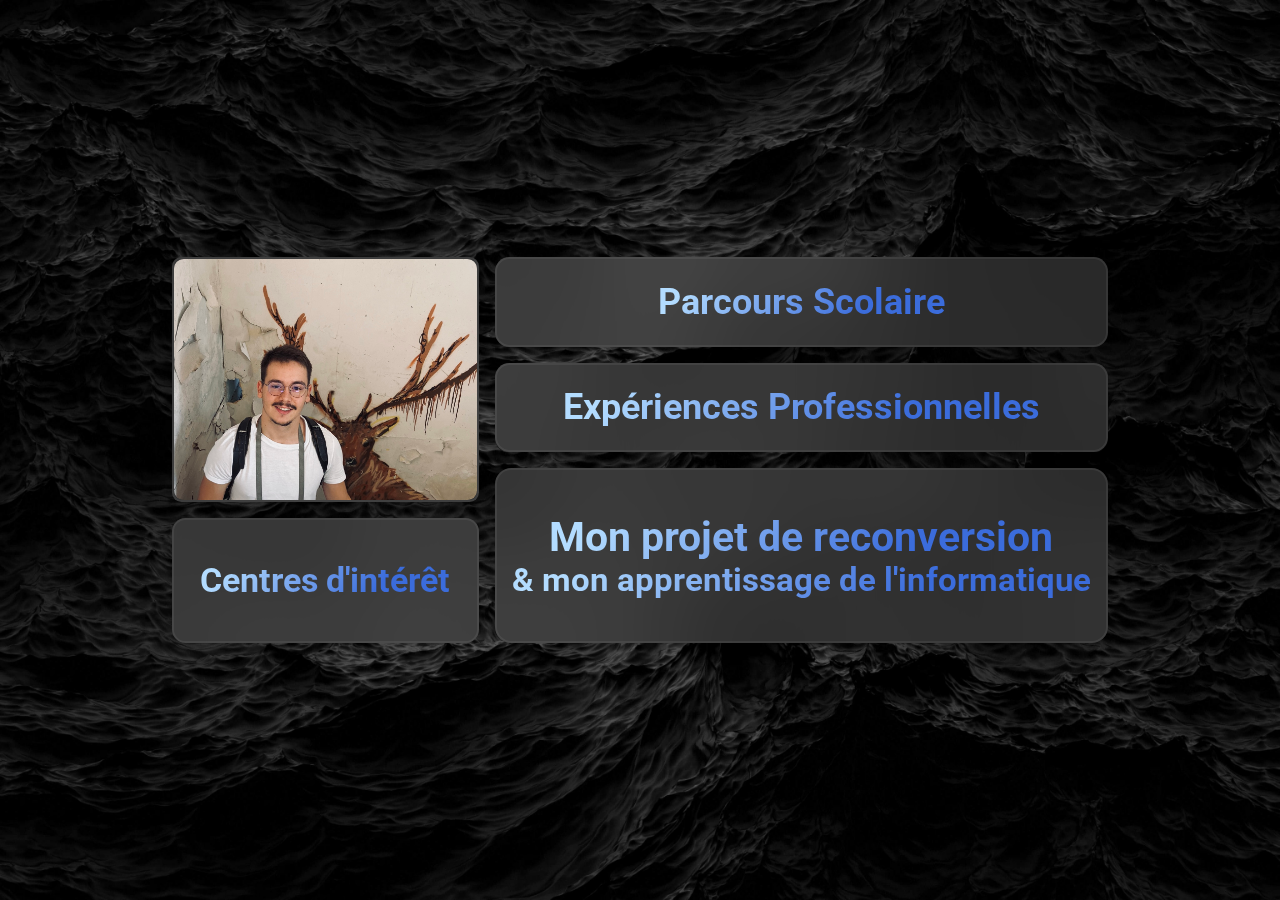
<file: index.html>
<!DOCTYPE html>
<html lang="fr">
    <head>
        <meta charset="UTF-8">
        <meta name ="viewport" content="width=device-width", initial-scale="1.0">
        <title>CV Maxime Gautier</title>
        <link rel="stylesheet" href="style.css">
        <link href="https://fonts.googleapis.com/css2?family=Oswald:wght@200..700&family=Quattrocento:wght@400;700&family=Roboto:ital,wght@0,100..900;1,100..900&display=swap" rel="stylesheet">
        <link href="https://fonts.googleapis.com/css2?family=Poppins:ital,wght@0,100;0,200;0,300;0,400;0,500;0,600;0,700;0,800;0,900;1,100;1,200;1,300;1,400;1,500;1,600;1,700;1,800;1,900&display=swap" rel="stylesheet">
        <link href="https://fonts.googleapis.com/css2?family=Lato:ital,wght@0,100;0,300;0,400;0,700;0,900;1,100;1,300;1,400;1,700;1,900&family=Roboto:ital,wght@0,100..900;1,100..900&display=swap" rel="stylesheet">
    </head>

    <body>
        <!--<div class="titre">
            <h2>CV Maxime G.</h2>
            <h2>CV Maxime G.</h2>
        </div> -->
        <div class="container">
            <div class="ligne ligne-1">
                <div class="box" id="row1box1">
                    <img src="portrait.JPG" id="portrait">
                    <div class="portrait-hover">
                        <h3>Maxime Gautier</h3>
                        <p>24 ans</p>
                        <p>Eysines (33320)</p>
                        <p>Contact sur mon CV</p>
                    </div>
                </div>
                <div class="box" id="row1box2"><h1>Centres d'intérêt</h1></div>
                <div class="loisir" id="loisir">
                    <div class="loisir-inner innertext">
                        <h1>Loisirs</h1>

                        <h2>Mes films préférés : </h2>
                        <div class="conteneur-loisir">
                            <div class="box-loisir">
                                <img src="ImgLoisirs/Films/rlc.jpg" class="loisir-img">
                            </div>
                            <div class="box-loisir">
                                <img src="ImgLoisirs/Films/thegame.png" class="loisir-img">
                            </div>
                            <div class="box-loisir">
                                <img src="ImgLoisirs/Films/dune.jpg" class="loisir-img">
                            </div>
                            <div class="box-loisir">
                                <img src="ImgLoisirs/Films/parasite.jpg" class="loisir-img">
                            </div></div>
                            <h2>Mes séries favorites : </h2>
                            <div class="conteneur-loisir">
                                    <div class="box-loisir">
                                        <img src="ImgLoisirs/Séries/snk.jpg" class="loisir-img">
                                    </div>
                                    <div class="box-loisir">
                                        <img src="ImgLoisirs/Séries/got.jpg" class="loisir-img">
                                    </div>
                                    <div class="box-loisir">
                                        <img src="ImgLoisirs/Séries/dark.jpg" class="loisir-img">
                                    </div>
                                    <div class="box-loisir">
                                        <img src="ImgLoisirs/Séries/fmab.jpg" class="loisir-img">
                                    </div>
                                </div>
                                <h2> Mes jeux de prédilection  : </h2>
                                <div class="conteneur-loisir">
                                        <div class="box-loisir">
                                            <img src="ImgLoisirs/Jeux/bg3.jpg" class="loisir-img">
                                        </div>
                                        <div class="box-loisir">
                                            <img src="ImgLoisirs/Jeux/tw3.jpg" class="loisir-img">
                                        </div>
                                        <div class="box-loisir">
                                            <img src="ImgLoisirs/Jeux/poe.jpg" class="loisir-img">
                                        </div>
                                        <div class="box-loisir">
                                            <img src="ImgLoisirs/Jeux/cyberpunk2077.jpg" class="loisir-img">
                                        </div>
                                    </div>
                                    <button id="closeLoisir">Accueil</button>
                    </div>
                </div>
            </div>

            <div class="ligne ligne-2">
            <div class="box" id="row2box1">
                <h1>Parcours Scolaire</h1>
            </div>
                <div class="parcours" id="parcours">
                    <div class="parcours-inner innertext">
                        <h1>Parcours Scolaire</h1>
                        <h2><span>2023 | </span> Master Lean Management et Qualité en Alternance</h2>
                        <h3>Toulouse School Of Management (ex IAE de Toulouse) </h3>
                        <p>Le terme <span>"Lean"</span> qualifie une méthode de <span>gestion de production</span> qui se concentre sur l'élimination des gaspillages (en matériaux, en temps, en compétences,etc.). L'objectif de la formation est de permettre à ses étudiants de mettre en place des démarches d'améliorations basés sur les outils et méthodes Lean, principalement dans un contexte de production.</p>
                        <h2><span>2021 | </span> Licence 3 économie-gestion - Classe préparatoire CPGE ATS</h2>
                        <h3>Université de Bordeaux - Lycée Nicolas Brémontier</h3>
                        <p><span>Double cursus</span> destiné principalement aux étudiants sortants de BTS et DUT qui souhaitent poursuivre leurs études en master d'écoles de commerce et IAE. <span>Le cursus éco-gestion</span> permet l'obtention d'une <span>Licence 3</span>, et la classe préparatoire visait la préparation aux concours d'écoles de commerce et IAE (TOEIC, Score Message, Tage Mage)</p>
                        <h2><span>2020 | </span> DUT Gestion Logistique et Transport en Alternance</h2>
                        <h3>IUT de Bordeaux</h3>
                        <p>Cursus visant à l'acquisition des compétences techniques du management des flux logistiques.</p>
                        <h2><span>2018 | </span> BAC Économique et Social</h2>

                        <button id="closeParcours">Accueil</button>
                    </div>
                </div>
            <div class="box" id="row2box2">
                <h1>Expériences Professionnelles</h1>
            </div>
            <div class="expPro" id="expPro">
                <div class="expPro-inner innertext">
                    <h1>Expériences Professionnelles</h1>
                    <h2><span>02/2024 | </span>ArianeGroup via Capgemini Engineering - Consultant Process et manufacturing</h2>
                        <h3>Atelier de production</h3>
                            <ul class="centered-list">
                                <legend>Liste des taches effectuées/fonctions occupées : </legend>
                                    <li>Assistant Resonsable d'Atelier.</li>
                                    <li>Ordonnancement de production.</li>
                                    <li>Gestion de projet de production lié aux essais matériaux.</li>
                                    <li>Mise en place et intégration d'un nouveau système de planification.</li>
                                    <li>Mise en place d'un système de suivi et de capitalisation des endommagements produit.</li>
                            </ul>
                    <h2><span>2021-2023 | </span> Airbus Commercial Aircraft - Alternant en amélioration continue</h2>
                        <h3> Customer Line Single Aisle</h3>
                            <p>La <span>Customer Line</span> est le dernier maillon de la chaîne de production chez Airbus. Les avions qui sortent de <span>chaîne d'assemblage</span> entrent en Customer Line pour leur <span>premier démarrage et premier vol</span> et sortent au moment de la livraison client.</p>
                                <ul class="centered-list"> 
                                    <legend>Dans ce contexte, j'ai déployé différents projets liés au système d'excellence opérationnelle d'Airbus, l'AOS : </legend>
                                    <li>Mise en place d'une arborescence d'indicateurs visant au pilotage des performances de l'unité à tous les niveaux hiérarchiques.</li>
                                    <li>Mise en place d'un système de gestion des idées d'amélioration.</li>
                                    <li>Mise en place de routines SQCDP</li>
                                </ul>   
                    <h2><span>2018-2020 | </span> Dassault Aviation - Alternant Logisticien</h2>
                        <h3> Service de Rechange et d'Assistance aux Avions Militaires</h3>
                            <p>La mission du service RAAM est de répondre aux <span>besoins en pièces de rechanges</span> des clients ayant acheté des avions militaires <span>qui ne sont plus fabriqués.</span> Pour y parvenir, le service s'appuie sur des fournisseurs de longue date, ayant produit ces pièces en série par le passé.</p>
                                <ul class="centered-list">
                                    <legend>Liste des taches effectuées/fonctions occupées : </legend>
                                    <li>Gestion des achats et des approvisionnements du service.</li>
                                    <li>Gestion des flux logistiques.</li>
                                    <li>Gestion du portefeuille fournisseur, en challengeant les délais de livraison.</li>
                                </ul>                    
                    <h2>Jobs d'été</h2>
                    <ul class="centered-list">
                        <li>2020 | Château Colombe-Peylande - Vendanges vertes</li>
                        <li>2017 | Chateau Latour - Vendanges vertes</li>
                        <li>2016 | Garage du Huga - Mécanicien</li>
                    </ul>
                    <button id="closeExpPro">Accueil</button>
                </div>
            </div>
            <div class="box" id="row2box3">
                <h1>Mon projet de reconversion</h1>
                <h2>& mon apprentissage de l'informatique</h2>
            </div>

            <div class="projet" id="projet">
                <div class="projet-inner innertext">
                    <h1>Mon projet de reconversion</h1>
                    <p>Après 5 années d’activité et 6 années d’études autour de l’aéronautique et le spatial, je ressens une certaine lassitude vis-à-vis de mon métier actuel.</p>
                    <p><span>Curieux et attiré par l’univers du numérique, j’ai commencé à explorer le développement en autodidacte.</span> Entre quelques scripts en <span>VBA</span> et <span>Google Apps Script</span> dans le cadre professionnel, puis mes premiers pas en <span>HTML, CSS et JavaScript</span> en début d’année 2025, j’ai découvert un domaine stimulant, où chaque problème a une solution (et parfois plusieurs !).
                    </p>
                    <p>Aujourd’hui, j’ai envie de transformer cet attrait pour l’informatique en <span>véritable projet professionnel</span>. Intégrer un <span>BUT Informatique</span> me semble être le tremplin idéal pour acquérir des connaissances et monter en compétences. 
                    </p>
                    <p>Déterminé et motivé, je suis prêt à relever ce défi et à construire une <span>carrière qui me correspond vraiment.</span> </p>
                    <h4>Je serais ravi d’en discuter davantage lors d’un entretien !</h4>

                <h2>& mon apprentissage de l'informatique.</h2>
                    <p>Comme affirmé ci-dessus, j’ai commencé à me former en autodidacte début janvier 2025 (très bonne résolution, de mon point de vue).</p> 
                    <p>J’ai commencé mon apprentissage avec des <span>cours Openclassrooms</span> : <span>Créez votre site web avec HTML5 et CSS3</span> et <span>Apprenez à programmer avec Javascript</span>. Je suis en ce moment ce cours : <span>20 projets en Javascript dans l’objectif de me familiariser avec ces langages</span>. </p>
                    <p>Au fil de ces cours, j’ai été amené à réaliser différents <span>petits projets que vous trouverez ci-dessous :</span> </p>
                    <div class="conteneur-projet">
                        <a href="MesProjets/RobbieLens/index.html" class="lien-projet">
                        <div class="projet-code" id="Robbie">
                            <img src="ImgProjets/RobbieLens.jpg" class="projet-img">
                        </div>
                        </a>
                        <a href="MesProjets/AzerType/index.html" class="lien-projet">
                        <div class="projet-code" id="Azertype">
                            <img src="ImgProjets/AzerType.jpg" class="projet-img">
                        </div>
                        </a>
                        <a href="MesProjets/CalculateurIMC/index.html" class="lien-projet">
                        <div class="projet-code" id="IMC">
                            <img src="ImgProjets/IMC.jpg" class="projet-img">
                        </div>
                        </a>
                        <a href="MesProjets/QuizzCultureGenerale/index.html" class="lien-projet">
                        <div class="projet-code" id="Quizz">
                            <img src="ImgProjets/Quizz.jpg" class="projet-img">
                        </div>
                        </a>
                        <a href="MesProjets/Wiki/index.html" class="lien-projet">
                        <div class="projet-code" id="Wiki">
                            <img src="ImgProjets/Wikipedia.jpg" class="projet-img">
                        </div>
                        </a>
                    </div>
                    <p>Mon dernier projet à date est ce site web.</p>
                    <button id="closeProjet">Accueil</button>
                </div>
            </div>
        </div>
        </div>
    <script src="scripts.js"></script>

    </body>
</html>
</file>
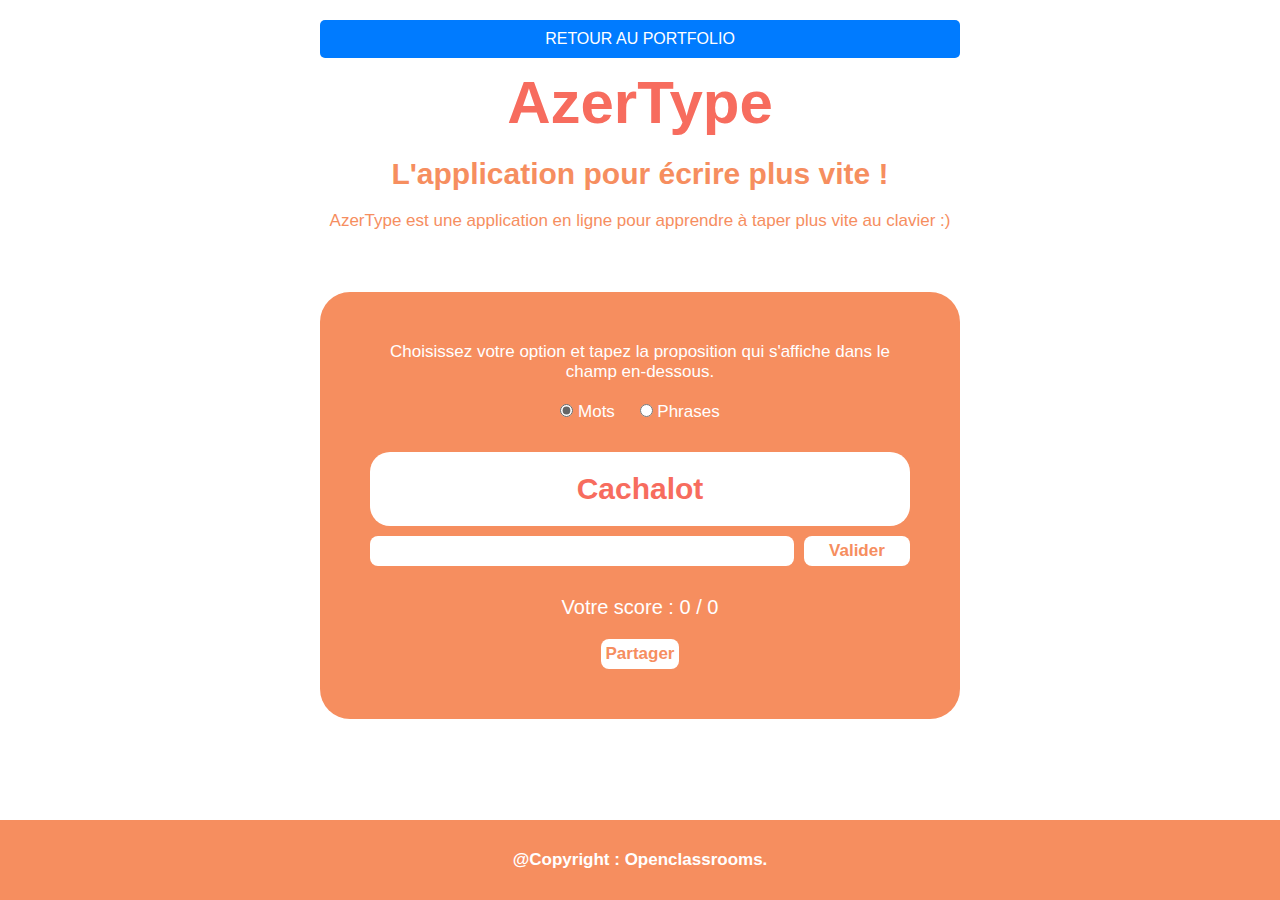
<file: MesProjets/AzerType/index.html>
<!DOCTYPE html>
<html lang="fr">
<head>
    <meta charset="UTF-8">
    <meta http-equiv="X-UA-Compatible" content="IE=edge">
    <meta name="viewport" content="width=device-width, initial-scale=1.0">
    <title>Document</title>
    <!-- Inclusion du fichier css pour le style du jeu -->
    <link rel="stylesheet" href="style/style.css">

    <!-- Inclusion des 3 scripts nécessaires pour faire fonctionner le jeu -->
    <!-- Attention, l'ordre des fichiers js est important.  -->
    <script src="scripts/config.js" defer></script>
    <script src="scripts/popup.js" defer></script>
    <script src="scripts/script.js" defer></script>
    <script src="scripts/main.js" defer></script>
</head>
<body>
    <!-- HEADER -->
    <header>
        <a href="../../index.html" id="lien-retour">RETOUR AU PORTFOLIO</a>
        <h1>AzerType</h1>
        <h2>L'application pour écrire plus vite !</h2>
        <h3>AzerType est une application en ligne pour apprendre à taper plus vite au clavier :)</h3>
    </header>

    <!-- MAIN -->
    <main>
        <div class="zoneOptions">
            <p>Choisissez votre option et tapez la proposition qui s'affiche dans le champ en-dessous.</p>
            <div class="optionSource">
                <input type="radio" name="optionSource" id="mots" value="1" checked>
                <label for="mots">Mots</label>
                <input type="radio" name="optionSource" id="phrases" value="2">
                <label for="phrases">Phrases</label>
            </div>
        </div>

        <div class="zoneProposition">
            Azerty
        </div>

        <div class="zoneSaisie">
            <input type="text" id="inputEcriture" name="inputEcriture">
            <button id="btnValiderMot">Valider</button>
        </div>

        <div class="zoneScore">
            Votre score : <span>0</span>
        </div>

        <div class="zonePartage">
            <button>Partager</button>
        </div>
        
    </main>

    <!-- FOOTER -->
    <footer>
        @Copyright : Openclassrooms. 
    </footer>

    <!-- Popup de partage -->
    <div class="popupBackground">
        <div class="popup">
            <div>Partagez votre score</div>
            <form novalidate>
                <label for="nom">Votre nom</label>
                <input type="text" id="nom" name="nom" placeholder="Votre nom">
                <label for="email">Avec qui voulez-vous partager votre score ?</label>
                <input type="email" id="email" name="email" placeholder="nom@domaine.com">
                <button id="btnEnvoyerMail">Envoyer</button>
            </form>
        </div>
    </div>
</body>
</html>
</file>
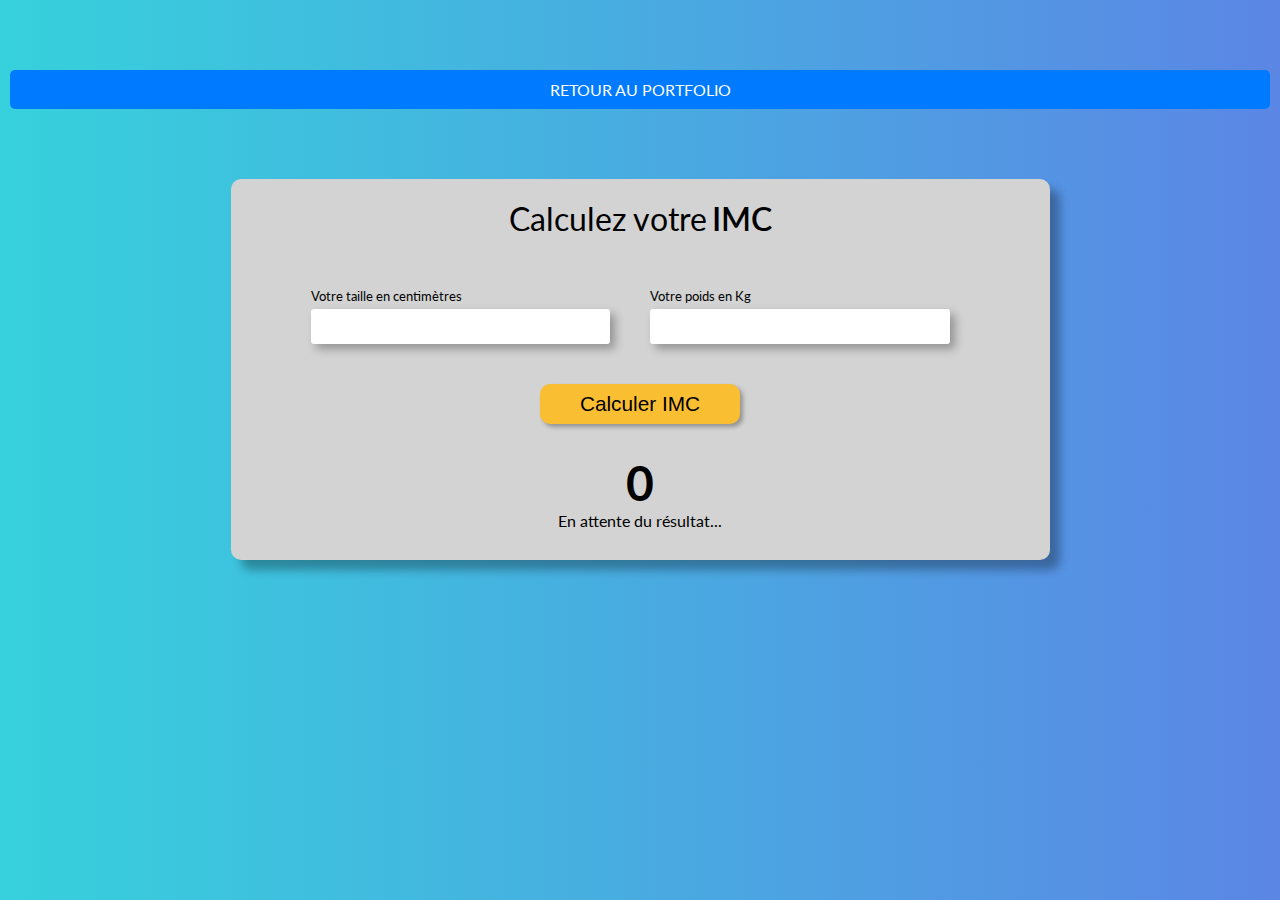
<file: MesProjets/Calculateur IMC/index.html>
<!DOCTYPE html>
<html lang="fr">
  <head>
    <meta charset="UTF-8" />
    <meta http-equiv="X-UA-Compatible" content="IE=edge" />
    <meta name="viewport" content="width=device-width, initial-scale=1.0" />
    <title>Calcul IMC</title>
    <link rel="stylesheet" href="./style.css" />
    <link rel="preconnect" href="https://fonts.googleapis.com" />
    <link rel="preconnect" href="https://fonts.gstatic.com" crossorigin />
    <link
      href="https://fonts.googleapis.com/css2?family=Lato:wght@100;300;400;700;900&family=Raleway:wght@100;200;300;400;500;600;700;800;900&display=swap"
      rel="stylesheet"
    />
    <link rel="preconnect" href="https://fonts.googleapis.com">
    <link rel="preconnect" href="https://fonts.gstatic.com" crossorigin>
    <link href="https://fonts.googleapis.com/css2?family=Lato:ital,wght@0,100;0,300;0,400;0,700;0,900;1,100;1,300;1,400;1,700;1,900&display=swap" rel="stylesheet">

  </head>
  <header><a href="../../index.html" id="lien-retour">RETOUR AU PORTFOLIO</a></header>
  <body>
    <form>
      <legend>Calculez votre<span> IMC</span></legend>
      <div class="inputs">
        <div class="inputTaille">
          <label>Votre taille en centimètres</label>
          <input type="number" id="inputTaille"> 
        </div>
        <div class="inputPoids">
          <label>Votre poids en Kg</label>
          <input type ="number" id="inputPoids">
        </div>
    </div>
      <button id="btnCalculImc">Calculer IMC</button>
    <div class="affichageResultat">
      <p id ="erreurMessage"></p>
      <h1 id = "affichageImc">0</h1>
      <p id = "affichageCategorie">En attente du résultat...</p>
    </div>
    </form>

    <script src="app.js"></script>
  </body>
</html>
</file>
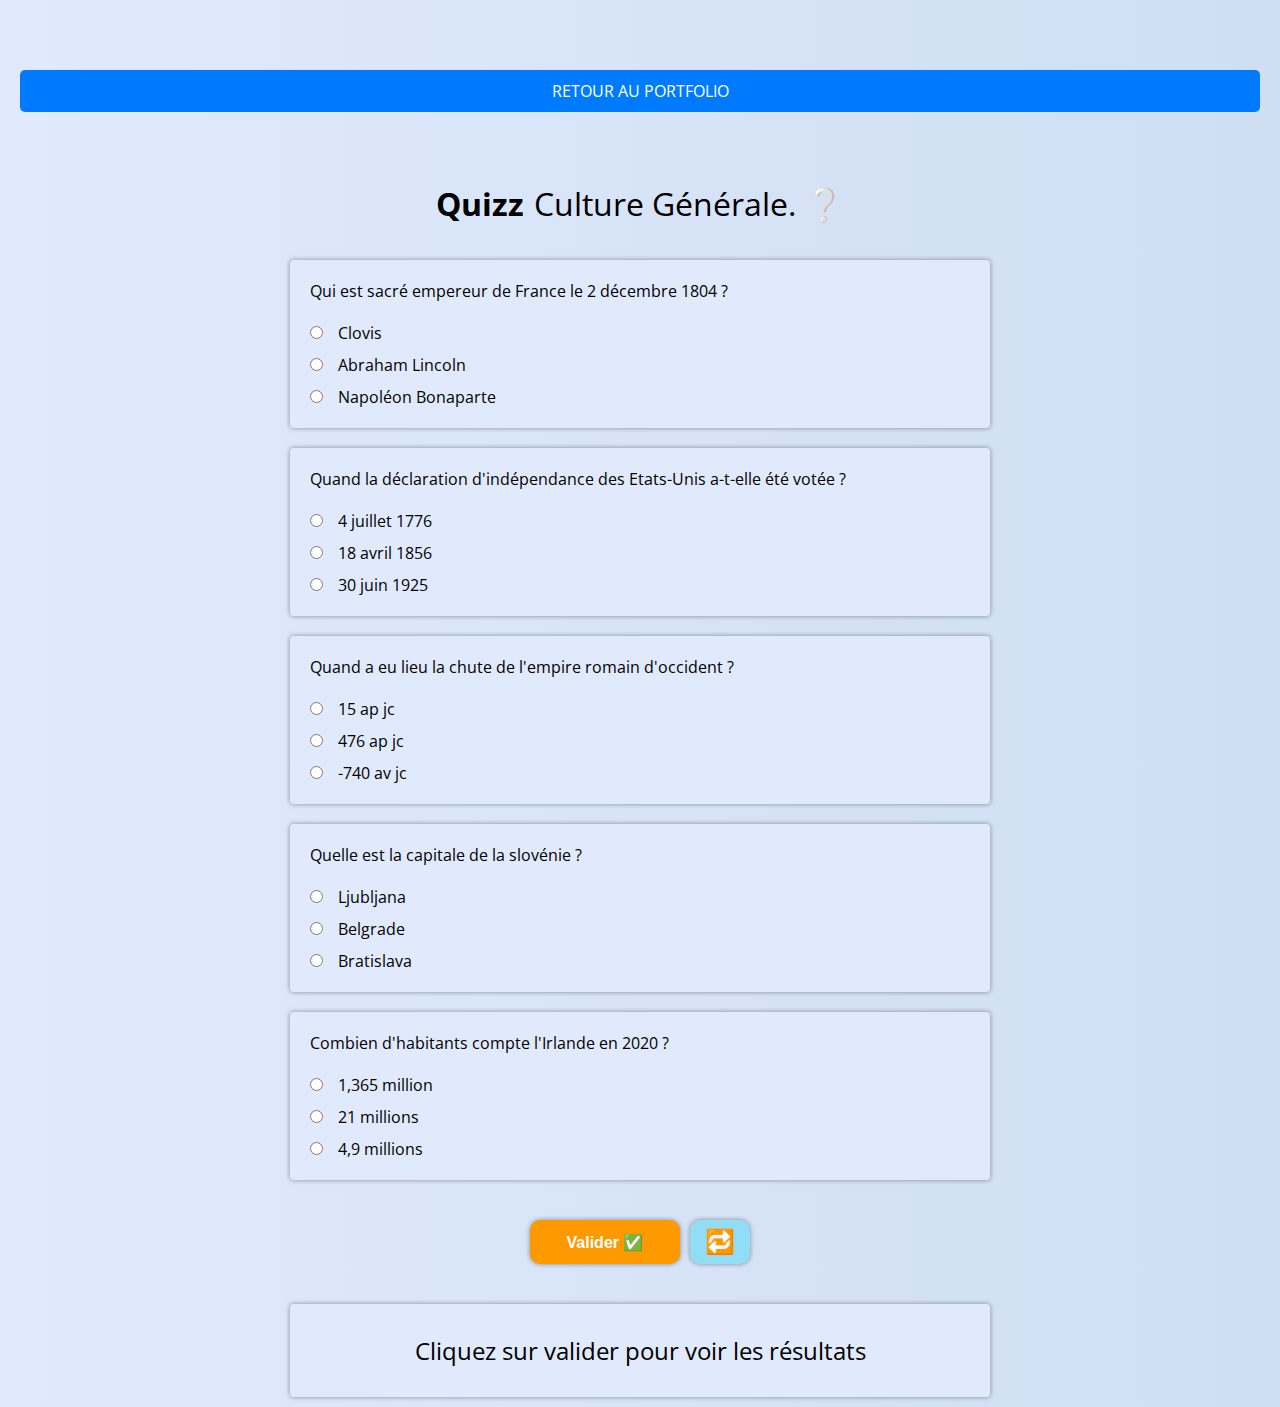
<file: MesProjets/Quizz Culture générale/index.html>
<!DOCTYPE html>
<html lang="fr">
  <head>
    <meta charset="UTF-8" />
    <meta name="viewport" content="width=device-width, initial-scale=1.0" />
    <title>Quizz JS</title>
    <link rel="stylesheet" href="style.css" />
    <link rel="preconnect" href="https://fonts.googleapis.com">
    <link rel="preconnect" href="https://fonts.gstatic.com" crossorigin>
    <link href="https://fonts.googleapis.com/css2?family=Open+Sans:wght@300;400;500;600;700;800&family=Roboto:wght@100;300;400;500;700;900&display=swap" rel="stylesheet">
  </head>
  <body>
    <header><a href="../../index.html" id="lien-retour">RETOUR AU PORTFOLIO</a></header>
    <form>
        <!--Question 1-->
        <h1 id="titre"><span>Quizz</span> Culture Générale.	&#x2754;</h1>
        <div id="divq1">
          <p>Qui est sacré empereur de France le 2 décembre 1804 ?</p>
          <label><input type="radio" name="q1" value="a">Clovis</label>
          <label><input type="radio" name="q1" value="b">Abraham Lincoln</label>
          <label><input type="radio" name="q1" value="c">Napoléon Bonaparte</label>
        </div>
        <div id="divq2">
          <p>Quand la déclaration d'indépendance des Etats-Unis a-t-elle été votée ?</p>
          <label><input type = "radio" name="q2" value="a">4 juillet 1776</label>
          <label><input type = "radio" name="q2" value="b">18 avril 1856</label>
          <label><input type = "radio" name="q2" value="c">30 juin 1925</label>
        </div>
        <div id="divq3">
          <p>Quand a eu lieu la chute de l'empire romain d'occident ?</p>
          <label><input type = "radio" name="q3" value="a">15 ap jc</label>
          <label><input type = "radio" name="q3" value="b">476 ap jc</label>
          <label><input type = "radio" name="q3" value="c">-740 av jc</label>
        </div>
        <div id="divq4">
          <p>Quelle est la capitale de la slovénie ?</p>
          <label><input type = "radio" name="q4" value="a">Ljubljana</label>
          <label><input type = "radio" name="q4" value="b">Belgrade</label>
          <label><input type = "radio" name="q4" value="c">Bratislava</label>
        </div>
        <div id="divq5">
          <p>Combien d'habitants compte l'Irlande en 2020 ?</p>
          <label><input type = "radio" name="q5" value="a">1,365 million</label>
          <label><input type = "radio" name="q5" value="b">21 millions</label>
          <label><input type = "radio" name="q5" value="c">4,9 millions</label>
        </div>
        <div class="boutons">
          <button id="btnValider">Valider	&#x2705;</button>
          <button id="reset">	&#x1F501;</button>
        </div>
        <div id="divResultats" class="divResultats">
          <p id="preZoneResult"></p>
          <p id="zoneResultats">Cliquez sur valider pour voir les résultats</p>
          <p id="postZoneResult"></p>
        </div>
    </form>
    <script src="app.js"></script>
  </body>
</html>
</file>
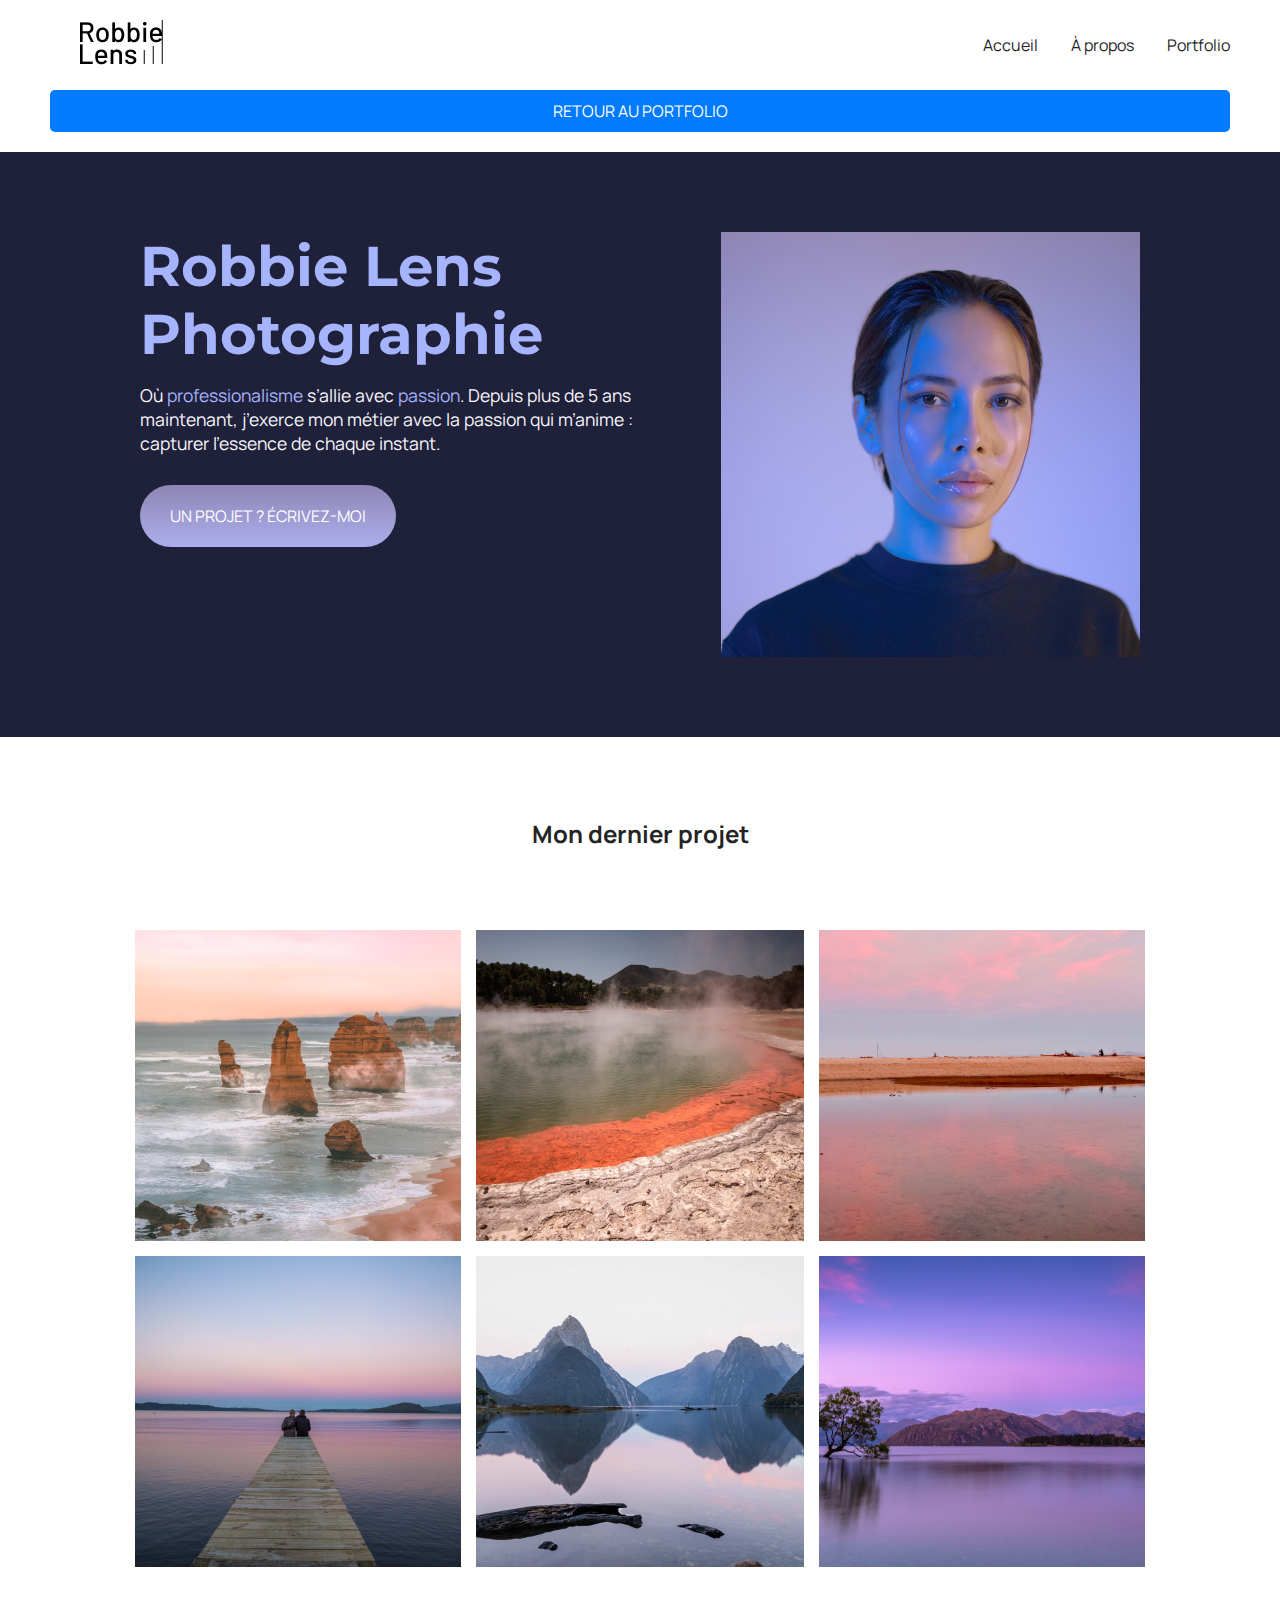
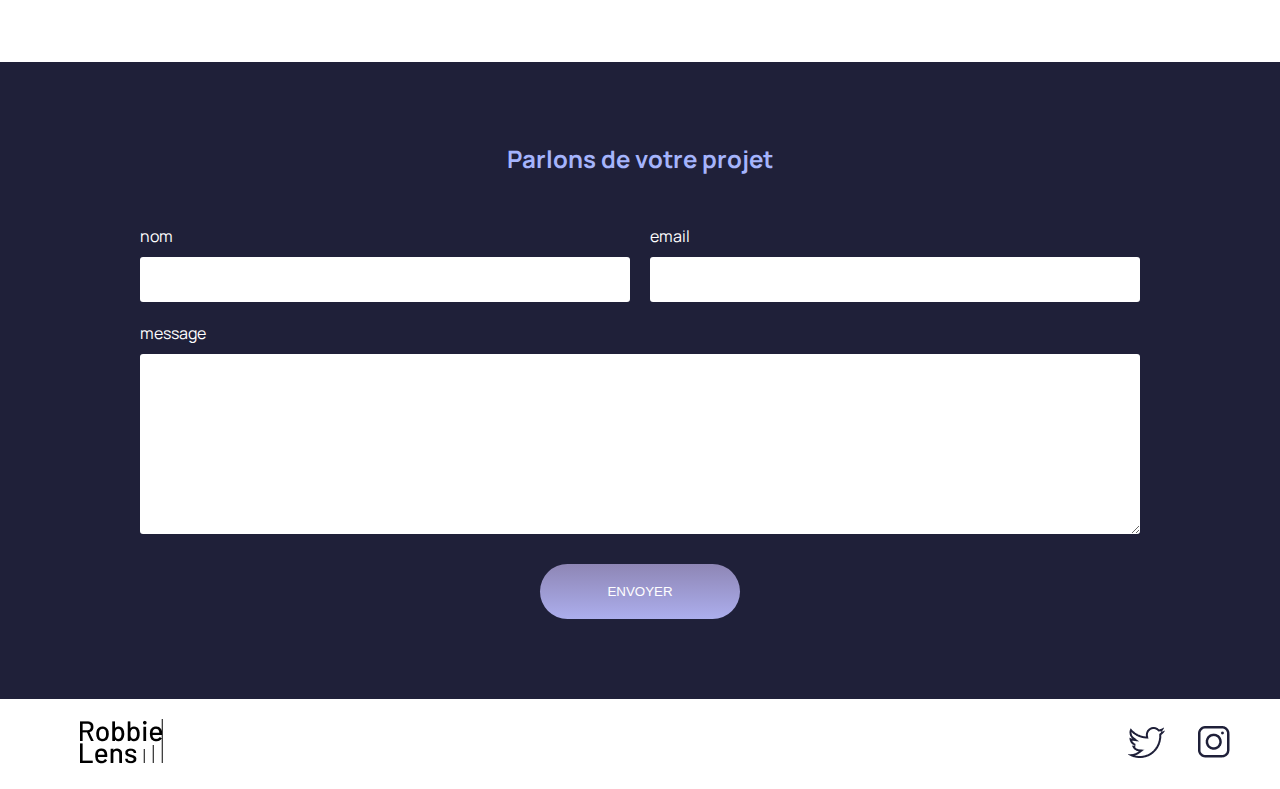
<file: MesProjets/Robbie Lens/index.html>
<!DOCTYPE html>
<html lang="fr">

<head>
    <meta charset="utf-8" />
    <title>Accueil - Robbie Lens Photographie</title>
    <link href="style/style.css" rel="stylesheet" />
    <link href="style/index.css" rel="stylesheet" />
    <link rel="preconnect" href="https://fonts.googleapis.com">
    <link rel="preconnect" href="https://fonts.gstatic.com" crossorigin>
    <link href="https://fonts.googleapis.com/css2?family=Manrope&family=Montserrat&display=swap" rel="stylesheet">
</head>

<body>
    <header>
        
        <nav>
            <a href="index.html" class="lien-icone">
                <img src="images/logo.png" alt="Logo Robbie Lens"  />
            </a>
            <div>
                
                <a href="index.html">Accueil</a>
                <a href="a-propos.html">À propos</a>
                <a href="portfolio.html">Portfolio</a>
            </div>
            
        </nav>
        <a href="../../index.html" id="lien-retour">RETOUR AU PORTFOLIO</a>
    </header>
    <main>
        
        <section class="accueil-introduction">
            <div>
                <h1>Robbie Lens Photographie</h1>
                <p>
                    Où <em>professionalisme</em> s’allie avec <em>passion</em>. Depuis
                    plus de 5 ans maintenant, j’exerce mon métier avec la passion
                    qui m’anime : capturer l’essence de chaque instant.
                </p>
                <a href="#contact" class="cta">UN PROJET ? ÉCRIVEZ-MOI</a>
            </div>
            <img src="images/robbie-lens.png" alt="Portrait avec effet de la photographe Robbie Lens" />
        </section>
        <section class="accueil-photos">
            <h2>Mon dernier projet</h2>
            <div>
                <img src="images/accueil/element-1.png" alt="Twelve apostles - Australie" />
                <img src="images/accueil/element-2.png" alt="Wai-O-Tapu - Nouvelle-Zélande" />
                <img src="images/accueil/element-3.png" alt="Parc National d’Abel Tasman - Nouvelle-Zélande" />
            </div>
            <div>
                <img src="images/accueil/element-4.png" alt="Lac Rotorua - Nouvelle-Zélande" />
                <img src="images/accueil/element-5.png" alt="Milford Sound - Nouvelle-Zélande" />
                <img src="images/accueil/element-6.png" alt="Lac Wanaka - Nouvelle-Zélande" />
            </div>
        </section>
        <section id="contact" class="section-contact">
            <h2>Parlons de votre projet</h2>
            <form method="get" action="">
                <div class="form-nom-email">
                    <div class="form-column">
                        <label for="nom">nom</label>
                        <input type="text" name="nom" id="nom" />
                    </div>
                    <div class="form-column">
                        <label for="email">email</label>
                        <input type="e-mail" name="email" id="email" />
                    </div>
                </div>
                <label for="message">message</label>
                <textarea name="message" id="message" rows="10"></textarea>
                <input type="submit" value="ENVOYER" class="cta" />
            </form>
        </section>
    </main>
    <footer>
        <a href="index.html" class="lien-icone">
            <img src="images/logo.png" alt="Logo Robbie Lens" />
        </a>
        <div>
            <a target="_blank" href="https://twitter.com/" class="lien-icone">
                <img src="images/twitter.png" alt="Logo Twitter" />
            </a>
            <a target="_blank" href="https://www.instagram.com/" class="lien-icone">
                <img src="images/instagram.png" alt="Logo Instagram" />
            </a>
        </div>
    </footer>
</body>

</html>
</file>
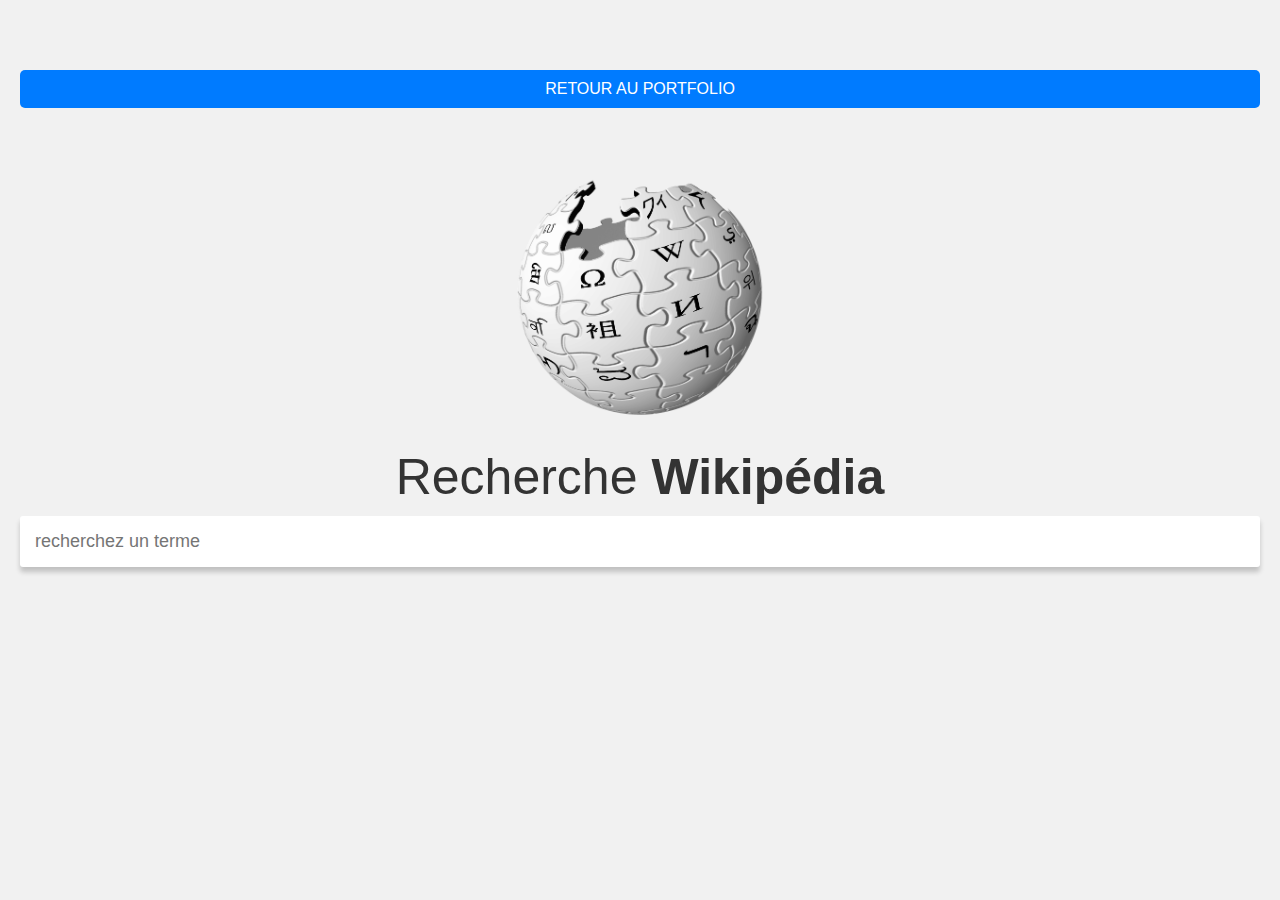
<file: MesProjets/Wiki/index.html>
<!DOCTYPE html>
<html lang="fr">
  <head>
    <meta charset="UTF-8" />
    <meta name="viewport" content="width=device-width, initial-scale=1.0" />
    <title>Wiki API</title>
    <link rel="stylesheet" href="style.css" />
  </head>

  <body>
    <header><a href="../../index.html" id="lien-retour">RETOUR AU PORTFOLIO</a></header>
      <img src="ressources/wiki-logo.png" alt="wikipedia logo" class="wiki-logo">
      <h1> Recherche <span>Wikipédia</span></h1>

      <form>
        <input type="text" class="search-input" placeholder="recherchez un terme">
      </form>

      <p class="error-msg"></p>
      <div class="results-display"></div>

      <div class="loader">
        <span class="dot"></span>
        <span class="dot"></span>
        <span class="dot"></span>
      </div>
      
    <script src="app.js"></script>
  </body>
</html>
</file>
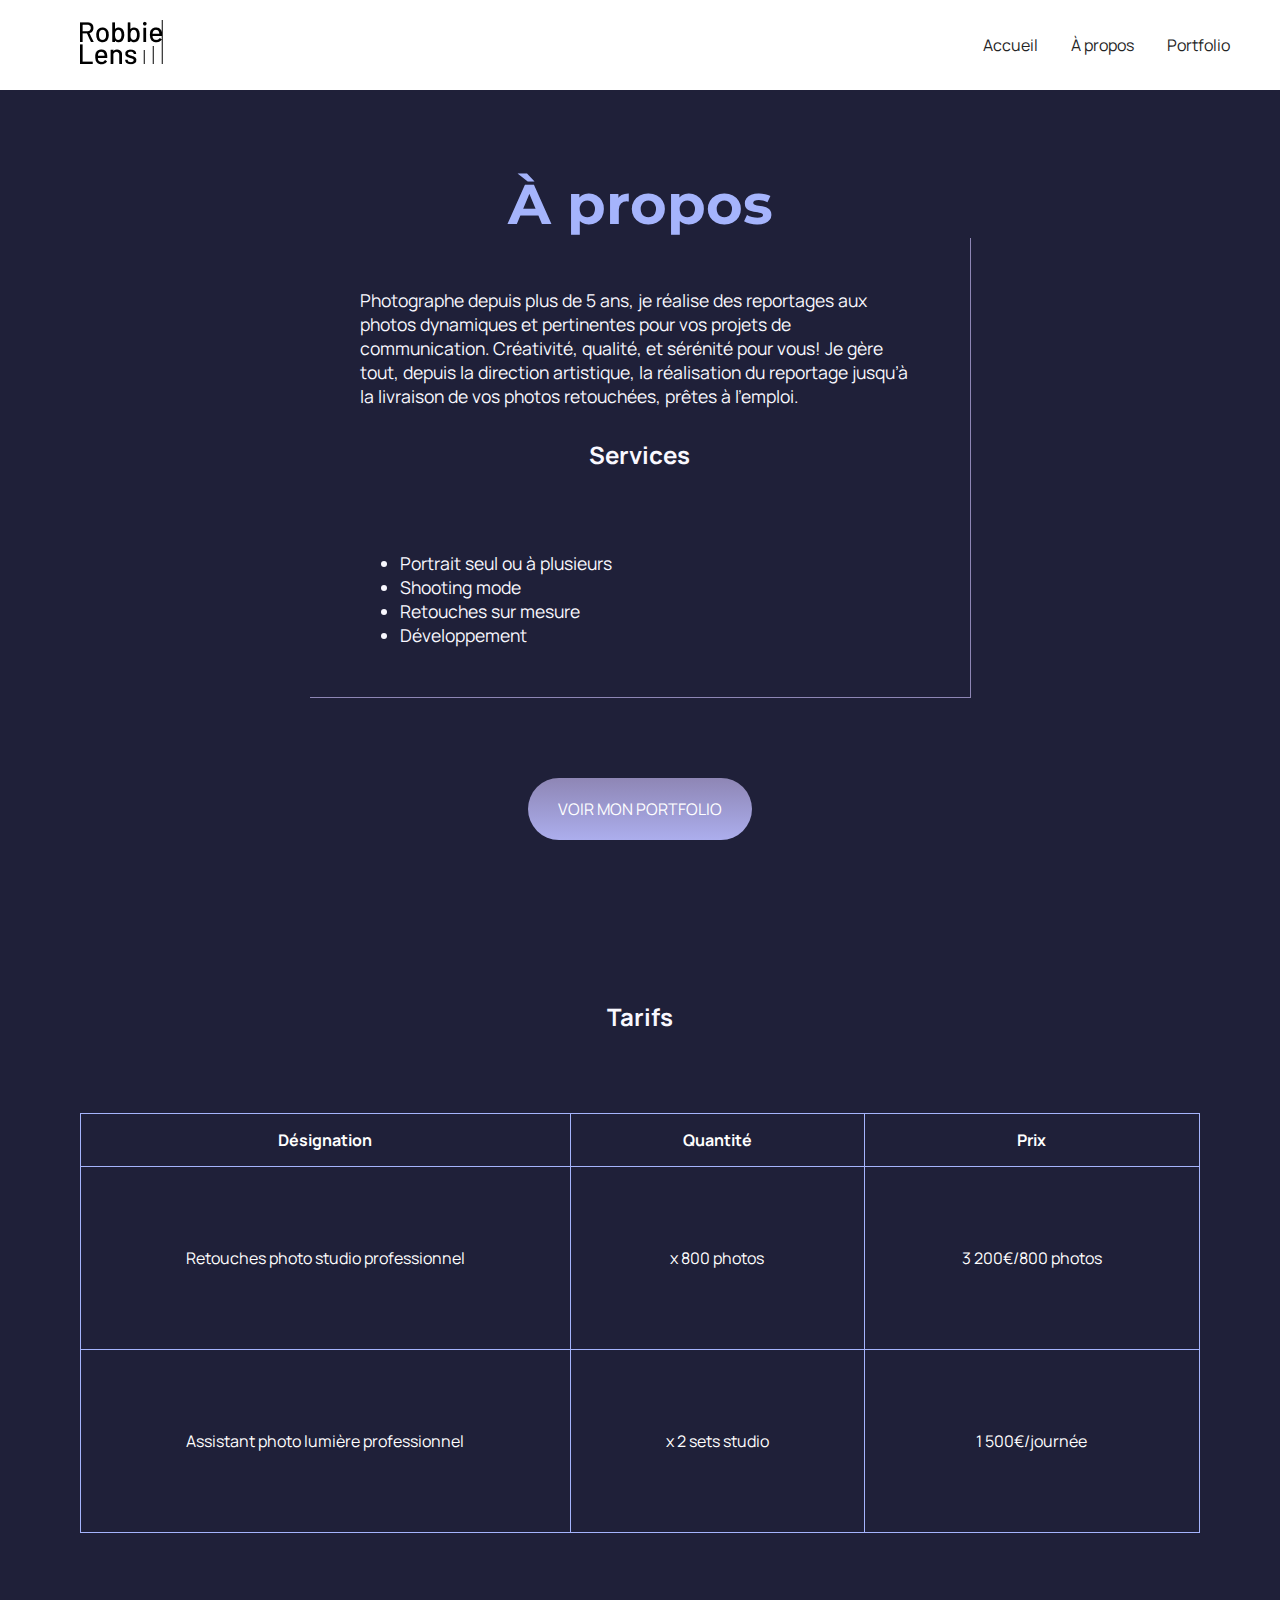
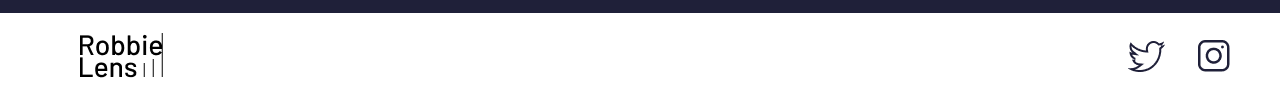
<file: MesProjets/Robbie Lens/a-propos.html>
<!DOCTYPE html>
<html>

<head>
    <meta charset="utf-8" />
    <title>À propos - Robbie Lens Photographie</title>
    <link href="style/style.css" rel="stylesheet" />
    <link href="style/a-propos.css" rel="stylesheet" />
    <link rel="preconnect" href="https://fonts.googleapis.com">
    <link rel="preconnect" href="https://fonts.gstatic.com" crossorigin>
    <link href="https://fonts.googleapis.com/css2?family=Manrope&family=Montserrat&display=swap" rel="stylesheet">
</head>

<body>
    <header>
        <nav>
            <a href="index.html" class="lien-icone">
                <img src="images/logo.png" alt="Logo Robbie Lens" />
            </a>
            <div>
                <a href="index.html">Accueil</a>
                <a href="a-propos.html">À propos</a>
                <a href="portfolio.html">Portfolio</a>
            </div>
        </nav>
    </header>
    <main class="a-propos-main">
        <section>
            <h1>À propos</h1>
            <div class="carre-contenu">
                <p>
                    Photographe depuis plus de 5 ans, je réalise des reportages aux photos dynamiques et pertinentes
                    pour
                    vos
                    projets de communication. Créativité, qualité, et sérénité pour vous! Je gère tout, depuis la
                    direction
                    artistique, la réalisation du reportage jusqu’à la livraison de vos photos retouchées, prêtes à
                    l’emploi.
                </p>
                <h2>Services</h2>
                <ul>
                    <li>Portrait seul ou à plusieurs</li>
                    <li>Shooting mode</li>
                    <li>Retouches sur mesure</li>
                    <li>Développement</li>
                </ul>
            </div>
            <div>
                <a href="portfolio.html" class="cta">VOIR MON PORTFOLIO</a>
            </div>
        </section>
        <section class="section-tarifs">
            <h2>Tarifs</h2>
            <table>
                <thead>
                    <tr>
                        <th>Désignation</th>
                        <th>Quantité</th>
                        <th>Prix</th>
                    </tr>
                </thead>
                <tbody>
                    <tr>
                        <td>Retouches photo
                            studio professionnel</td>
                        <td>x 800 photos</td>
                        <td>3 200€/800 photos</td>
                    </tr>
                    <tr>
                        <td>Assistant photo
                            lumière professionnel</td>
                        <td>x 2 sets studio</td>
                        <td>1 500€/journée</td>
                    </tr>
                </tbody>
            </table>
            </h2>

        </section>
    </main>
    <footer>
        <a href="index.html" class="lien-icone">
            <img src="images/logo.png" alt="Logo Robbie Lens" />
        </a>
        <div>
            <a target="_blank" href="https://twitter.com/" class="lien-icone">
                <img src="images/twitter.png" alt="Logo Twitter" />
            </a>
            <a target="_blank" href="https://www.instagram.com/" class="lien-icone">
                <img src="images/instagram.png" alt="Logo Instagram" />
            </a>
        </div>
    </footer>
</body>

</html>
</file>
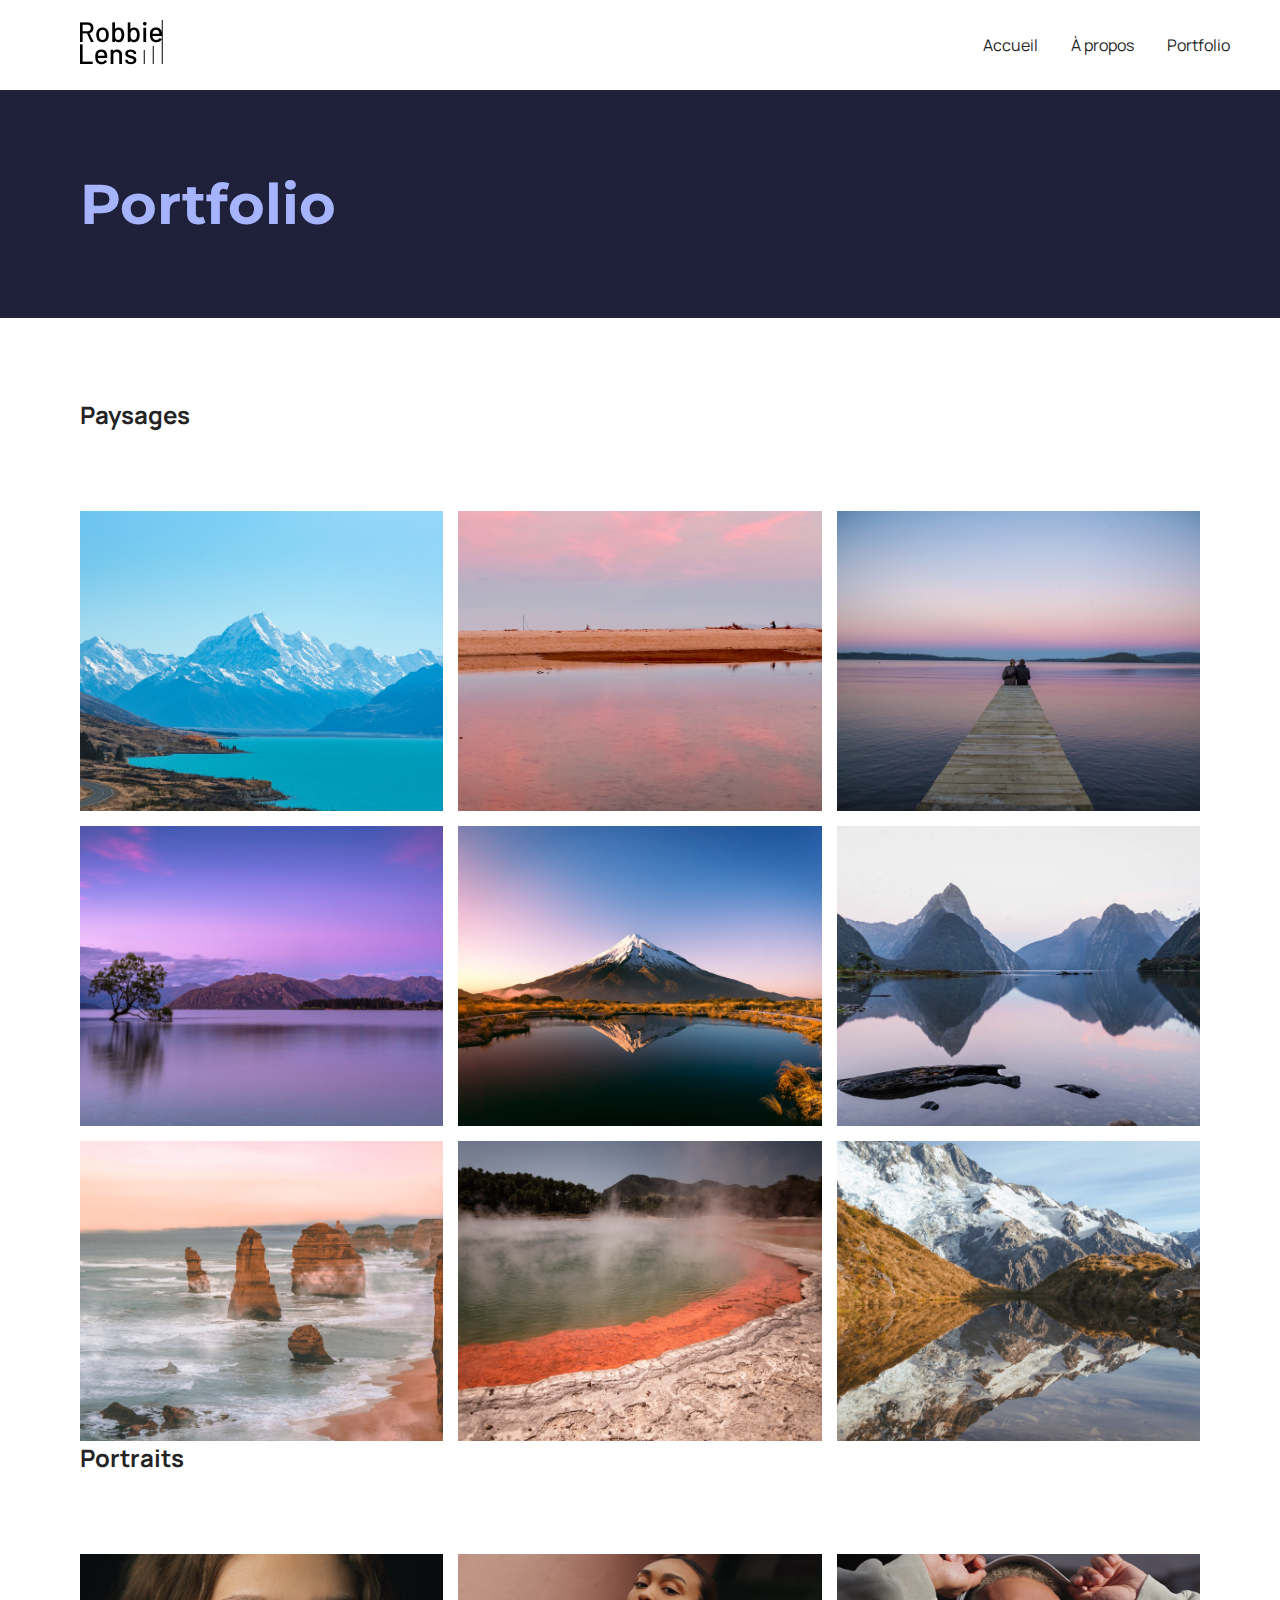
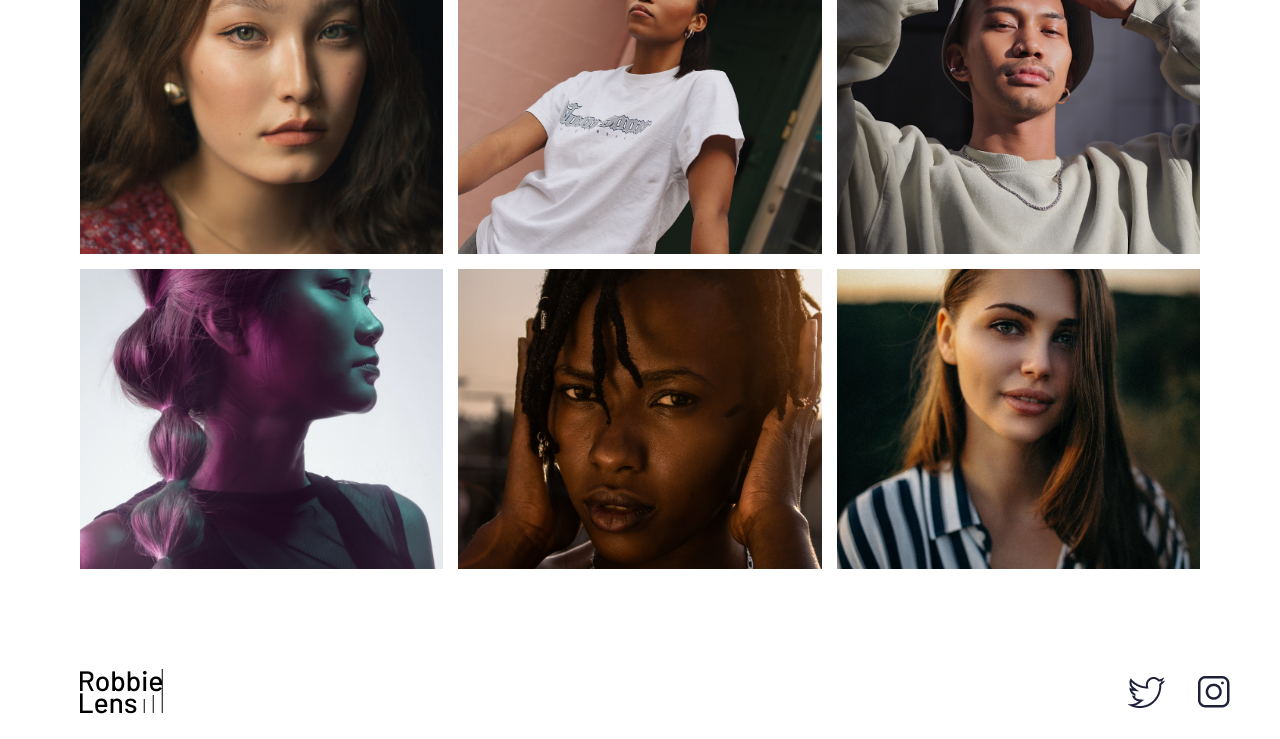
<file: MesProjets/Robbie Lens/portfolio.html>
<!DOCTYPE html>
<html>

<head>
    <meta charset="utf-8" />
    <title>Portfolio - Robbie Lens Photographie</title>
    <link href="style/style.css" rel="stylesheet" />
    <link href="style/portfolio.css" rel="stylesheet" />
    <link rel="preconnect" href="https://fonts.googleapis.com">
    <link rel="preconnect" href="https://fonts.gstatic.com" crossorigin>
    <link href="https://fonts.googleapis.com/css2?family=Manrope&family=Montserrat&display=swap" rel="stylesheet">
</head>

<body>
    <header>
        <nav>
            <a href="index.html" class="lien-icone">
                <img src="images/logo.png" alt="Logo Robbie Lens" />
            </a>
            <div>
                <a href="index.html">Accueil</a>
                <a href="a-propos.html">À propos</a>
                <a href="portfolio.html">Portfolio</a>
            </div>
        </nav>
    </header>
    <main>
        <section>
            <h1>Portfolio</h1>
        </section>
        <section class="portfolio-section-photos">
            <h2>Paysages</h2>
            <div class="grid-paysages">
                <a href="images/portfolio/paysage1.jpg" class="lien-conteneur-photo">
                    <img src="images/portfolio/paysage1.jpg" alt="Mont Aoraki - Nouvelle-Zélande" />
                    <div class="photo-hover">Voir la photo</div>
                </a>
                <a href="images/portfolio/paysage2.jpg" class="lien-conteneur-photo">
                    <img src="images/portfolio/paysage2.jpg" alt="Parc National d’Abel Tasman - Nouvelle-Zélande" />
                    <div class="photo-hover">Voir la photo</div>
                </a>
                <a href="images/portfolio/paysage3.jpg" class="lien-conteneur-photo">
                    <img src="images/portfolio/paysage3.jpg" alt="Lac Rotorua - Nouvelle-Zélande" />
                    <div class="photo-hover">Voir la photo</div>
                </a>
                <a href="images/portfolio/paysage4.jpg" class="lien-conteneur-photo">
                    <img src="images/portfolio/paysage4.jpg" alt="Lac Wanaka - Nouvelle-Zélande" />
                    <div class="photo-hover">Voir la photo</div>
                </a>
                <a href="images/portfolio/paysage5.jpg" class="lien-conteneur-photo">
                    <img src="images/portfolio/paysage5.jpg" alt="Mont Taranaki - Nouvelle-Zélande" />
                    <div class="photo-hover">Voir la photo</div>
                </a>
                <a href="images/portfolio/paysage6.jpg" class="lien-conteneur-photo">
                    <img src="images/portfolio/paysage6.jpg" alt="Milford Sound - Nouvelle-Zélande" />
                    <div class="photo-hover">Voir la photo</div>
                </a>
                <a href="images/portfolio/paysage7.jpg" class="lien-conteneur-photo">
                    <img src="images/portfolio/paysage7.jpg" alt="Twelve Apostle - Australie" />
                    <div class="photo-hover">Voir la photo</div>
                </a>
                <a href="images/portfolio/paysage8.jpg" class="lien-conteneur-photo">
                    <img src="images/portfolio/paysage8.jpg" alt="Wai-O-Tapu - Nouvelle-Zélande" />
                    <div class="photo-hover">Voir la photo</div>
                </a>
                <a href="images/portfolio/paysage9.jpg" class="lien-conteneur-photo">
                    <img src="images/portfolio/paysage9.jpg" alt="Mont Cook - Nouvelle Zélande" />
                    <div class="photo-hover">Voir la photo</div>
                </a>
            </div>
            <h2>Portraits</h2>
            <div class="grid-portraits">
                <a href="images/portfolio/portrait1.jpg" class="lien-conteneur-photo">
                    <img src="images/portfolio/portrait1.jpg" alt="Portrait jeune femme 1" />
                    <div class="photo-hover">Voir la photo</div>
                </a>
                <a href="images/portfolio/portrait2.jpg" class="lien-conteneur-photo">
                    <img src="images/portfolio/portrait2.jpg" alt="Portrait jeune femme 2" />
                    <div class="photo-hover">Voir la photo</div>
                </a>
                <a href="images/portfolio/portrait3.jpg" class="lien-conteneur-photo">
                    <img src="images/portfolio/portrait3.jpg" alt="Portrait jeune homme 3" />
                    <div class="photo-hover">Voir la photo</div>
                </a>
                <a href="images/portfolio/portrait4.jpg" class="lien-conteneur-photo">
                    <img src="images/portfolio/portrait4.jpg" alt="Portrait jeune femme 4" />
                    <div class="photo-hover">Voir la photo</div>
                </a>
                <a href="images/portfolio/portrait5.jpg" class="lien-conteneur-photo">
                    <img src="images/portfolio/portrait5.jpg" alt="Portrait jeune femme 5" />
                    <div class="photo-hover">Voir la photo</div>
                </a>
                <a href="images/portfolio/portrait6.jpg" class="lien-conteneur-photo">
                    <img src="images/portfolio/portrait6.jpg" alt="Portrait jeune femme 6" />
                    <div class="photo-hover">Voir la photo</div>
                </a>

            </div>
        </section>
    </main>
    <footer>
        <a href="index.html" class="lien-icone">
            <img src="images/logo.png" alt="Logo Robbie Lens" />
        </a>
        <div>
            <a target="_blank" href="https://twitter.com/" class="lien-icone">
                <img src="images/twitter.png" alt="Logo Twitter" />
            </a>
            <a target="_blank" href="https://www.instagram.com/" class="lien-icone">
                <img src="images/instagram.png" alt="Logo Instagram" />
            </a>
        </div>
    </footer>
</body>

</html>
</file>
<file: style.css>
*{
    margin : 0;
    padding : 0;
    box-sizing: border-box;
}

body{
    min-height: 100vh;
    display : flex;
    align-items: center;
    justify-content: center;
    background: #101010;
    background-size: cover;
    flex-direction: column;
}

body {
    background-color: #111111;
    margin: 0;
    overflow-x: hidden;
    background : url(background.jpg) center;
    background-size: cover;

  }
  



.container{
    /*width: 1200px;
    height: 800px;*/
    width: 90%;
    height: 50vh;
    max-width: 1000px;
    max-height: 800px;
    border-radius: 1em;
    padding : 2em;
    display : flex;
    gap : 1em;
    cursor: pointer;
}


.container h1, .container h2{
    background: rgb(179,220,255);
    background: linear-gradient(130deg, rgba(179,220,255,1) 10%, rgba(59,108,219,1) 71%);
    -webkit-background-clip: text;
    -webkit-text-fill-color: transparent;
    font-family: "roboto";
}

h1{
    font-size: 1.5em;
}

h2{
    font-size: 1.2em;
}
.ligne {
    border-radius: 1em;
}

.ligne-1{
    flex: 1;
    display: flex;
    flex-direction: column; /* Déjà présent, donc OK */
    gap: 1em
}

.ligne-2{
    flex: 2;
    display: flex;
    flex-direction: column; /* Déjà présent, donc OK */
    gap: 1em
}

.box{
    flex: 1; /* Chaque colonne prendra 50% de .ligne-1 */
    border-radius: 0.6em;
}

#row1box1 {
    flex:2;
    display: flex;
    justify-content: center;
    align-items: center;
    overflow: hidden
}

#row2box3{
    flex: 2;
}

.box{
    background: rgba(255,255,255,0.15);
    border: 2px solid #ffffff10;
    backdrop-filter: blur(50px) ;
}

.box:hover{
    transform: scale(1.02);
    border : 2px solid #ffffff50;
    transition: 0.3s ease-in-out ;
}



#portrait{
    width: 100%;  
    height: 100%;
    object-fit: cover;
    border-radius: 0.6em;
}

.portrait-hover{
    position: absolute;
    top: 0;
    left: 0;
    right: 0;
    bottom: 0;
    display: flex;
    flex-direction: column;
    align-items: center;
    justify-content: center;
    font-size: 1.8vh;
    color: white;
    background-color: rgba(0, 0, 0, 0.7);
    opacity: 0;
}

.portrait-hover p{
    margin: 0;
    padding: 2px;
    font-family : "lato";
    color: #e4f1fe;
}
.portrait-hover h3{
    margin-bottom: 5px;
    font-family: "roboto";
    font-size: 1.5em;
    color: #8dc6ff;
}
#row1box1:hover .portrait-hover{
    opacity: 1;
}

.parcours{
    opacity: 0;
    position : fixed;
    top: 0;
    left: 0;
    right : 0;
    bottom : 0;
    transition: all 0.3s ease-in-out;
    z-index: -1;
    color: white;

    display: flex;
    align-items: center;
    justify-content: center;
}

.parcours.open{
    opacity: 1;
    z-index : 999;
}

.parcours-inner{
    color: white;
    padding: 2em;
    border-radius: 10px;
    width: 70%;
    max-width: 1200px;
    text-align: left;
    background: #252525;
    border: 2px solid #ffffff10;
    backdrop-filter: blur(50px) ;
}

.parcours-inner h1{
    font-family: "roboto";
    font-size: 2.4rem;
    color: #aab7c4;
    margin-bottom: 20px;
    text-shadow: 1px 1px 5px rgba(255, 255, 255, 0.1);
}

.parcours-inner h2{
    font-family: "roboto";
    font-size: 1.8rem;
    color: #d1d1d1 ;
    margin-top: 40px;
    text-shadow: 1px 1px 5px rgba(255, 255, 255, 0.1);
}

.parcours-inner h2 span {
    font-weight: 800;
    color: #8fa3b5;
    font-size: 1.9rem;
    text-decoration: underline;
}

.parcours-inner h3{
    font-style: italic;
    font-family: "lato";
    color: #b0b0b0;
    font-size: 1.4rem;
    margin-bottom: 10px;
    text-shadow: 1px 1px 5px rgba(255, 255, 255, 0.1);}

.parcours-inner p{
     font-family: "lato" ;
     color:#d3d3d3;
     font-size: 1.2rem;
     line-height:1.6

}

.parcours-inner p span {
    color: rgb(129, 167, 255);
    font-weight: 600;
}
.parcours.open {
    opacity: 1;
    z-index: 999;
    animation: popIn 0.5s ease-out forwards;
}
@keyframes popIn {
    0% {
        opacity: 0;
        transform: translateY(-30px);
    }
    100% {
        opacity: 1;
        transform: translateY(0);
    }
}

#closeParcours {
    background: none;
    border: 1px solid #666;
    color: #b0b0b0;
    padding: 8px 18px;
    font-size: 1.5em;
    font-weight: normal;
    border-radius: 5px;
    cursor: pointer;
    transition: all 0.3s ease-in-out;
    margin-top: 25px;
}

#closeParcours:hover {
    background: rgb(73, 152, 231);
    color: #e0e0e0;
    border-color: #b0b0b0;;
}

.expPro{
    opacity: 0;
    position : fixed;
    top: 0;
    left: 0;
    right : 0;
    bottom : 0;
    transition: all 0.3s ease-in-out;
    z-index: -1;
    color: white;

    display: flex;
    align-items: center;
    justify-content: center;
}

.expPro.open{
    opacity: 1;
    z-index : 999;
}

.expPro-inner{
    color: white;
    padding: 2em;
    border-radius: 10px;
    width: 70%;
    max-width: 1200px;
    text-align:left;
    background: #252525;
    border: 2px solid #ffffff10;
    backdrop-filter: blur(50px) ;
}

.expPro-inner h1{
    font-family: "roboto";
    font-size: 2.4rem;
    color: #aab7c4;
    margin-bottom: 20px;
    text-shadow: 1px 1px 5px rgba(255, 255, 255, 0.1);
}

.expPro-inner h2{
    font-family: "roboto";
    font-size: 1.8rem;
    color: #d1d1d1 ;
    margin-top: 50px;
    text-shadow: 1px 1px 5px rgba(255, 255, 255, 0.1);
}

.expPro-inner h3{
    font-style: italic;
    font-family: "lato";
    color: #b0b0b0;
    font-size: 1.4rem;
    margin-bottom: 10px;
    text-shadow: 1px 1px 5px rgba(255, 255, 255, 0.1);}

.expPro-inner p{
     font-family: "lato" ;
     color:#d3d3d3;
     font-size: 1.2rem;
     line-height:1.6

}

.expPro-inner p span {
    color: rgb(129, 167, 255);
    font-weight: 600;
}
.expPro-inner legend {
    margin-top :15px;
    font-family: "lato" ;
    font-style: italic;
    color:#d3d3d3;
    font-size: 1.2rem;
    text-decoration: underline;
    text-align: left;
    padding-left: 10px;

}
.expPro-inner li {
    margin-top : 15px;
    font-family: "lato" ;
    font-style: italic;
    color:#d3d3d3;
    font-size: 1.2rem;
    display: inline-block;
    padding-left: 15px;

}
.expPro-inner ul {
list-style: circle;
  text-align: center;
  padding-left: 0;
  display: block;
  width: 100%;
}

.centered-list {
    list-style: none;
    padding: 0;
    display: flex;
    flex-direction: column;
    align-items: center;
}

.centered-list li {
    display: flex;
    align-items: center;
    text-align: left;
    width: fit-content;
}

.centered-list li::before {
    content: "•";
    font-size: 1.2em;
    margin-right: 10px;
}

.expPro.open {
    opacity: 1;
    z-index: 999;
    animation: popIn 0.5s ease-out forwards;
}
@keyframes popIn {
    0% {
        opacity: 0;
        transform: translateY(-30px);
    }
    100% {
        opacity: 1;
        transform: translateY(0);
    }
}

#closeExpPro {
    background: none;
    border: 1px solid #666;
    color: #b0b0b0;
    padding: 8px 18px;
    font-size: 1.5em;
    font-weight: normal;
    border-radius: 5px;
    cursor: pointer;
    transition: all 0.3s ease-in-out;
    margin-top: 25px;
}

#closeExpPro:hover {
    background: rgb(73, 152, 231);
    color: #e0e0e0;
    border-color: #b0b0b0;;
}

.projet{
    opacity: 0;
    position : fixed;
    top: 0;
    left: 0;
    right : 0;
    bottom : 0;
    transition: all 0.3s ease-in-out;
    z-index: -1;
    color: white;

    display: flex;
    align-items: center;
    justify-content: center;
}

.projet.open{
    opacity: 1;
    z-index : 999;
}

.projet-inner{
    color: white;
    padding: 2em;
    border-radius: 10px;
    width: 70%;
    max-width: 1200px;
    text-align: left;
    background: #252525;
    border: 2px solid #ffffff10;
    backdrop-filter: blur(50px) ;
}

.projet-inner h1{
    font-family: "roboto";
    font-size: 2.4rem;
    color: #aab7c4;
    margin-bottom: 20px;
    text-shadow: 1px 1px 5px rgba(255, 255, 255, 0.1);
}

.projet-inner h2{
    font-family: "roboto";
    font-size: 1.8rem;
    color: #d1d1d1 ;
    margin-top: 20px;
    text-shadow: 1px 1px 5px rgba(255, 255, 255, 0.1);
}

.projet-inner h3{
    font-style: italic;
    font-family: "lato";
    color: #b0b0b0;
    font-size: 1.4rem;
    margin-bottom: 30px;
    text-shadow: 1px 1px 5px rgba(255, 255, 255, 0.1);}

.projet-inner h4{
    font-family: "lato" ;
    color:#d3d3d3;
    font-size: 1.6rem;
    line-height:1.6;
    margin-top : 10px;

}
.projet-inner p{
     font-family: "lato" ;
     color:#d3d3d3;
     font-size: 1.2rem;
     line-height:1.6

}

.projet-inner p span {
    color: rgb(129, 167, 255);
    font-weight: 600;
}

.projet.open {
    opacity: 1;
    z-index: 999;
    animation: popIn 0.5s ease-out forwards;
}
@keyframes popIn {
    0% {
        opacity: 0;
        transform: translateY(-30px);
    }
    100% {
        opacity: 1;
        transform: translateY(0);
    }
}

#closeProjet {
    background: none;
    border: 1px solid #666;
    color: #b0b0b0;
    padding: 8px 18px;
    font-size: 1.5em;
    font-weight: normal;
    border-radius: 5px;
    cursor: pointer;
    transition: all 0.3s ease-in-out;
    margin-top: 25px;
}

#closeProjet:hover {
    background: rgb(73, 152, 231);
    color: #e0e0e0;
    border-color: #b0b0b0;;}

#row2box1{
    display: flex;
    align-items: center;
    justify-content: center;
    font-family: "roboto";
    font-size: 1.5em;
}

#row2box2{
    display: flex;
    align-items: center;
    justify-content: center;
    font-family: "roboto";
    font-size: 1.5em;}

#row2box3{
    display: flex;
    flex-direction: column;
    align-items: center;
    justify-content: center;
    font-family: "roboto";
    font-size: 1.7em;}

#row2box3 h2{
    font-size: 1.2em;
}

#row1box2{
    display: flex;
    align-items: center;
    justify-content: center;
    font-family: "roboto";
    font-size: 1.4em;}
    
.conteneur-projet {
    display: grid;
    grid-template-columns: repeat(5, 1fr);
    grid-gap: 20px;
    justify-items: start;
    margin-top: 30px;
    margin-bottom: 30px;}
    
.projet-code {
    background-color: #fff;
    border-radius: 12px;
    box-shadow: 0 2px 8px rgba(0, 0, 0, 0.1);
    padding: 0;
    transition: transform 0.3s, box-shadow 0.3s;
    width: 100%;
    display: flex;
    flex-direction: column;
    align-items: center;
    position: relative;}

.projet-code:hover {
    transform: scale(1.05); 
    box-shadow: 0 4px 16px rgba(0, 0, 0, 0.3);
    }
 
.projet-img {
    width: 100%;
    height: 100%;
    border-radius: 8px;
    object-fit: cover;}

.expPro-inner, .projet-inner, .parcours-inner, .loisir-inner {
    max-height: 90vh; /* Limiter la hauteur à 80% de la hauteur de l'écran */
    overflow-y: auto;}


.parcours{
    opacity: 0;
    position : fixed;
    top: 0;
    left: 0;
    right : 0;
    bottom : 0;
    transition: all 0.3s ease-in-out;
    z-index: -1;
    color: white;

    display: flex;
    align-items: center;
    justify-content: center;
}

.parcours.open{
    opacity: 1;
    z-index : 999;
}

.parcours-inner{
    color: white;
    padding: 2em;
    border-radius: 10px;
    width: 70%;
    max-width: 1200px;
    text-align: left;
    background: #252525;
    border: 2px solid #ffffff10;
    backdrop-filter: blur(50px) ;
}

.parcours-inner h1{
    font-family: "roboto";
    font-size: 2.4rem;
    color: #aab7c4;
    margin-bottom: 20px;
    text-shadow: 1px 1px 5px rgba(255, 255, 255, 0.1);
}

.parcours-inner h2{
    font-family: "roboto";
    font-size: 1.8rem;
    color: #d1d1d1 ;
    margin-top: 40px;
    text-shadow: 1px 1px 5px rgba(255, 255, 255, 0.1);
}

.parcours-inner h2 span {
    font-weight: 800;
    color: #8fa3b5;
    font-size: 1.9rem;
    text-decoration: underline;
}

.parcours-inner h3{
    font-style: italic;
    font-family: "lato";
    color: #b0b0b0;
    font-size: 1.4rem;
    margin-bottom: 10px;
    text-shadow: 1px 1px 5px rgba(255, 255, 255, 0.1);}

.parcours-inner p{
     font-family: "lato" ;
     color:#d3d3d3;
     font-size: 1.2rem;
     line-height:1.6

}

.parcours-inner p span {
    color: rgb(129, 167, 255);
    font-weight: 600;
}



.parcours.open {
    opacity: 1;
    z-index: 999;
    animation: popIn 0.5s ease-out forwards;
}
@keyframes popIn {
    0% {
        opacity: 0;
        transform: translateY(-30px);
    }
    100% {
        opacity: 1;
        transform: translateY(0);
    }
}

#closeParcours {
    background: none;
    border: 1px solid #666;
    color: #b0b0b0;
    padding: 8px 18px;
    font-size: 1.5em;
    font-weight: normal;
    border-radius: 5px;
    cursor: pointer;
    transition: all 0.3s ease-in-out;
    margin-top: 25px;
}

#closeParcours:hover {
    background: rgb(73, 152, 231);
    color: #e0e0e0;
    border-color: #b0b0b0;;
}
/**/

.loisir{
    opacity: 0;
    position : fixed;
    top: 0;
    left: 0;
    right : 0;
    bottom : 0;
    transition: all 0.3s ease-in-out;
    z-index: -1;
    color: white;

    display: flex;
    align-items: center;
    justify-content: center;
}

.loisir.open{
    opacity: 1;
    z-index : 999;
}

.loisir-inner{
    color: white;
    padding: 2em;
    border-radius: 10px;
    width: 70%;
    max-width: 1200px;
    text-align: left;
    background: #252525;
    border: 2px solid #ffffff10;
    backdrop-filter: blur(50px) ;
}

.loisir-inner h1{
    font-family: "roboto";
    font-size: 2.4rem;
    color: #aab7c4;
    margin-bottom: 20px;
    text-shadow: 1px 1px 5px rgba(255, 255, 255, 0.1);
}

.loisir-inner h2{
    font-family: "roboto";
    font-size: 1.8rem;
    color: #d1d1d1 ;
    margin-top: 40px;
    text-shadow: 1px 1px 5px rgba(255, 255, 255, 0.1);
}

.loisir-inner h2 span {
    font-weight: 800;
    color: #8fa3b5;
    font-size: 1.9rem;
    text-decoration: underline;
}

.loisir-inner h3{
    font-style: italic;
    font-family: "lato";
    color: #b0b0b0;
    font-size: 1.4rem;
    margin-bottom: 10px;
    text-shadow: 1px 1px 5px rgba(255, 255, 255, 0.1);}

.loisir-inner p{
     font-family: "lato" ;
     color:#d3d3d3;
     font-size: 1.2rem;
     line-height:1.6

}

.loisir-inner p span {
    color: rgb(129, 167, 255);
    font-weight: 600;
}



.loisir.open {
    opacity: 1;
    z-index: 999;
    animation: popIn 0.5s ease-out forwards;
}
@keyframes popIn {
    0% {
        opacity: 0;
        transform: translateY(-30px);
    }
    100% {
        opacity: 1;
        transform: translateY(0);
    }
}

#closeLoisir {
    background: none;
    border: 1px solid #666;
    color: #b0b0b0;
    padding: 8px 18px;
    font-size: 1.5em;
    font-weight: normal;
    border-radius: 5px;
    cursor: pointer;
    transition: all 0.3s ease-in-out;
    margin-top: 25px;
}

#closeLoisir:hover {
    background: rgb(73, 152, 231);
    color: #e0e0e0;
    border-color: #b0b0b0;;
}


.conteneur-loisir {
    display: grid;
    grid-template-columns: repeat(4, 1fr);
    grid-gap: 10px;
    justify-items: start;
    margin: auto;
    margin-top: 30px;
    margin-bottom: 30px;
    width: 0 auto;}
    
.box-loisir {
    background-color: #fff;
    border-radius: 12px;
    box-shadow: 0 2px 8px rgba(0, 0, 0, 0.1);
    padding: 0;
    transition: transform 0.3s, box-shadow 0.3s;
    width: 70%;
    display: flex;
    flex-direction: column;
    align-items: center;
    position: relative;}
/*
.projet-code:hover {
    transform: scale(1.05); 
    box-shadow: 0 4px 16px rgba(0, 0, 0, 0.3);
    }

*/
 
.loisir-img {
    width: 100%;
    height: 100%;
    border-radius: 10px;
    object-fit: cover;}


.innertext p, .innertext li, .innertext legend{
    font-size: 1em;
    line-height: 1.4;
}

.innertext h2 {
    font-size: 1.5em;
}

.innertext h2 span {
    font-size: 1.1em;
}

.innertext h3{
    font-size: 1.3em;
}

.portrait-hover h3 {
    font-size :1em;
}
.portrait-hover p{font-size: 1em;}

/*TITRE
.titre {
    display: flex;
    flex-direction: row;
    justify-content : center;
    align-items: center;
    position: relative;
    font-family: "Poppins"
    }
    
.titre h2 {
    position: absolute;
    left :50%;
    transform : translate(-50%, -50%);
    font-size: 8em;
    white-space: nowrap;
    
    }
.titre h2:nth-child(1)
{
color:transparent;
-webkit-text-stroke: 2px #03a9f4;
}
.titre h2:nth-child(2)
{
color:#03a9f4;
animation: animate 4s ease-in-out infinite;
}    

@keyframes animate {
    0%,100%
    {
        clip-path: polygon(0% 45%, 15% 44%, 32% 50%, 54% 60%, 70% 61%, 84% 59%, 100% 52%,100% 100%, 0% 100%);
    }50%
    {
        clip-path: polygon(0% 60%, 16% 65%, 34% 66%, 51% 62%, 67% 50%, 84% 45%, 100% 46%, 100% 100%, 0% 100%); 
    }
}


*/
@media(max-width:1250px){
    .container{
        flex-direction: row;
        width: 95%;
    }

    .box{
        border-radius: 0.6em;
        display: flex;
        font-size: 2.5rem;
        align-content: center;
        justify-content: center;

    }
    .ligne-1{
        flex: 1;
        display: flex;
        flex-direction: column; /* Déjà présent, donc OK */
        gap: 1em
    }
    #row1box1{
        flex:1;
    }
    
    .ligne-2{
        flex: 2;
        display: flex;
        flex-direction: column; /* Déjà présent, donc OK */
        gap: 1em
    }

    h1{
        display: flex;
        font-size: 2rem;
        align-content: center;
        justify-content: center;
    }
    
    #row2box3 h2{
        font-size: 1.5rem;
    }

    .box {
        display: flex;
        justify-content: center; /* Centre horizontalement */
        align-items: center; /* Centre verticalement */
        text-align: center; /* Centre le texte */
    }
    
    h1, h2 {
        word-wrap: break-word; /* Permet au texte de passer à la ligne si nécessaire */
        white-space: normal; /* Permet les retours à la ligne */
        max-width: 90%; /* Empêche le texte de s'étirer trop */
    }

    .innertext h2{
        font-size: 1.4em;
    }

    .innertext h3 {
        font-size: 1.2em;
    }

    .innertext h4 {
        font-size: 1.1em;
    }

    .innertext p {font-size: 1em;}

    .innertext legend {font-size: 1em;}

    .innertext li {font-size: 1em;}


    .portrait-hover{
        font-size: 1.4vh;
        text-wrap: wrap;}
     

    .portrait-hover p {
        overflow-wrap: anywhere;
    }
        

}
   

  @media(max-width:650px){
    .container{
        flex-direction: row;
        width: 95%;
    }

    .box{
        border-radius: 14px;
        display: flex;
        font-size: 1.5rem;
        align-content: center;
        justify-content: center;

    }
    .ligne-1{
        flex: 1;
        display: flex;
        flex-direction: column; /* Déjà présent, donc OK */
        gap: 1em
    }
    #row1box1{
        flex:1;
    }
    
    .ligne-2{
        flex: 2;
        display: flex;
        flex-direction: column; /* Déjà présent, donc OK */
        gap: 1em
    }

    h1{
        display: flex;
        font-size: 1.2rem;
        align-content: center;
        justify-content: center;
    }
    
    #row2box3 h2{
        font-size: 0.9rem;
    }

    .box {
        display: flex;
        justify-content: center; /* Centre horizontalement */
        align-items: center; /* Centre verticalement */
        text-align: center; /* Centre le texte */
    }
    
    h1, h2 {
        word-wrap: break-word; /* Permet au texte de passer à la ligne si nécessaire */
        white-space: normal; /* Permet les retours à la ligne */
        max-width: 90%; /* Empêche le texte de s'étirer trop */
    }

    .innertext {width: 90%;}

    .innertext h1 {
        font-size: 2rem;
        justify-content: left;
    }
    .innertext h2 {
        font-size: 1.3em;
    }
    .innertext h2 span {
        font-size: 1.2em;
    }
    .innertext h3 {
        font-size: 1em;
    }

    .innertext p {
        font-size: 0.8em;
        margin-bottom: 5px;
    }

    .conteneur-loisir {
        gap : 4px;
        width: 100%;
    }

    .box-loisir{
        width: 99%;
        height: auto;
        margin: auto;
    }
    .conteneur-projet {
        display: grid;
        grid-template-columns: repeat(3, 1fr);
        grid-gap: 5px;
        justify-items: start;
        margin-top: 30px;
        margin-bottom: 30px;}
    
    .portrait-hover{
        font-size: 1.2vh;
        text-wrap: wrap;}
    
    .portrait-hover p {
        overflow-wrap: anywhere;
    }
    }
</file>
<file: MesProjets/Calculateur IMC/style.css>
*,
::before,
::after {
  box-sizing: border-box;
  margin: 0;
  padding: 0;
}

body {
  min-height: 100vh;
  font-family: Lato, Helvetica, sans-serif;
  background: linear-gradient(to right, #36d1dc, #5b86e5);
  padding: clamp(20px, 5vw, 50px) 10px 10px;
}

.inputTaille, .inputPoids {
  display: flex;
  flex-direction: column;
  margin: auto;
  width: 50%;
}

.inputs{
  display :flex;
  align-items: center;
  justify-content: center;
  gap :40px;
  margin-right: 100px;
  margin-left: 80px;
}
legend{
  display : flex;
  justify-content: center;
  text-align: center;
  font-size: 2em;
  padding-top: 20px;
  padding-bottom: 50px;
  font-family: "Lato";
}

legend span {
  margin-left: 5px;
  font-weight: 600;
}

button{
  display: flex;
  margin: auto;
  align-items: center;
  justify-content: center;
  border: 0;
  width: 200px;
  height : 40px;
  color: black;
  background-color: rgb(250, 190, 51);
  border-radius: 10px;
  margin-top: 40px;
  font-size: 1.3em;
  font-weight: 500;
  box-shadow:3px 3px 4px rgba(0, 0, 0, 0.3);
  
}

button:hover{
  box-shadow:4px 4px 6px rgba(0, 0, 0, 0.3);
}

input[type="number"]{
  padding: 10px;
  border: 1px;
  border-radius: 3px ;
  box-shadow: 5px 5px 10px rgba(0, 0, 0, 0.3);
  -webkit-appearance: none;
}

input[type="number"]:hover{
  box-shadow: 7px 7px 10px rgba(0, 0, 0, 0.3);
}

input[type="number"]::-webkit-inner-spin-button {
  -webkit-appearance: none;
  margin: 0;
}

label{
  margin-bottom: 5px;
  font-size: 0.8em;}

form {
  align-items: center;
  justify-content: center;
  background-color: #d3d3d3;
  margin-left: 200px;
  margin-right: 200px;
  box-shadow: 10px 10px 10px rgba(0, 0, 0, 0.3);
  border-radius: 10px;
  width: 65%;
  margin: auto;
}

.affichageResultat{
  display: flex;
  flex-direction: column;
  align-items: center;
  margin-top: 30px;
  padding-bottom: 30px;
  
}

.affichageResultat h1 {
  font-size: 3em;
}

@media (max-width : 800px){
  form {
    max-width: 600px;
  }
  .inputs{
    flex-direction: column;
    align-items: center;
    gap : 20px;
    margin-left: 0px;
    width : 100%
  }
  .inputPoids, .inputTaille {
    width : 60%;
    margin: 0 auto;}

  .inputPoids { 
  margin-top: 10px;
  }
}

@media (max-width:500px)  {
  .inputs{
    width : 100%;
  }
  .inputPoids, .inputTaille { 
    min-width: auto;
    width: 100%;
  }
}

#lien-retour {
  display: flex;
  background-color: #007bff;
  text-align: center;
  justify-content: center;
  color: white;
  padding: 10px 20px;
  width: 100%;
  border-radius: 5px;
  text-decoration: none;
  font-size: 16px;
  margin-top: 20px;
  transition: background-color 0.3s;
  margin-bottom: 70px;}
</file>
<file: MesProjets/Quizz Culture générale/style.css>
*,
::before,
::after {
  box-sizing: border-box;
  margin: 0;
  padding: 0;
}

body {
  min-height: 100vh;
  font-family: Open sans, sans-serif;
  background: linear-gradient(to right, #e0eafc, #cfdef3);
  padding: clamp(20px, 5vw, 50px) 20px 10px;
}

form{
  display : flex;
  flex-direction: column;
  align-items: center;
}




div p {
  margin-bottom: 10PX;
}



h1{
  display : flex; 
  justify-content: center;
  font-weight: 400;
  margin-bottom: 15px;
}

h1 span{
  margin-right: 10px;
  font-weight: 700;
}

.divResultats p{
  display: flex;
  flex-direction: column;
  justify-content: center;
  align-items: center;
  margin: auto;
  text-align: center;
}

#postZoneResult{
  font-size: 0.8em;
}

#zoneResultats{
  font-size: 1.5em;
}
input[type="radio"]{
  margin-right : 15px;
}

.boutons{
  display: flex;
  justify-content: center; 
  gap: 10px;
  margin-top: 40px;
  margin-bottom : 20px;}

#reset {
  width: 60px; /* Largeur plus petite */
  font-size: 1.5em; /* Taille de police plus petite */
  padding: 8px 12px;
  background-color: #90ddf5;
  text-align: center;
  border-radius: 10px;
  box-shadow: 0px 0px 5px rgba(0, 0, 0, 0.4);
  border: none;
  color: black;
  cursor: pointer;
  transition: background-color 0.3s;
}

/* Bouton Valider (plus grand et centré) */
#btnValider {
  width: 150px; /* Largeur plus grande */
  font-size: 1em;
  font-weight: 600;
  padding: 10px 20px;
  background-color: #ff9900;
  border-radius: 10px;
  box-shadow: 0px 0px 5px rgba(0, 0, 0, 0.4);
  border: none;
  color: white;
  cursor: pointer;
  transition: background-color 0.3s;
}

#btnValider:hover, #reset:hover{
  box-shadow: 0px 0px 5px rgba(0, 0, 0, 0.7);
  border: 0;
}

#reset:hover{
  box-shadow: 0px 0px 5px rgba(0, 0, 0, 0.6);
  border: 0;
}

.bonneReponse {
  background : linear-gradient(to bottom,#44d539,#bbf0b7 )
  

}

.mauvaiseReponse {
  background : linear-gradient(to bottom,#e77373,#ca4949)
}

#divq1, #divq2, #divq3, #divq4, #divq5, #divResultats{ 
  display: flex;
  flex-direction: column;
  gap: 10px;
  width: 700px;
  padding: 20px;
  margin: auto;
  margin-top: 20px;
  border-radius: 4px;
  box-shadow: 0px 0px 5px rgba(0, 0, 0, 0.4);
  background-color: #e0eafc;
}

#lien-retour {
  display: flex;
  background-color: #007bff;
  text-align: center;
  justify-content: center;
  color: white;
  padding: 10px 20px;
  width: 100%;
  border-radius: 5px;
  text-decoration: none;
  font-size: 16px;
  margin-top: 20px;
  transition: background-color 0.3s;
margin-bottom: 70px;}
</file>
<file: MesProjets/Robbie Lens/style/style.css>
* {
  margin: 0;
}

body {
  font-family: 'Manrope', sans-serif;
  font-size: 1em;
  background-color: #1f2039;
}

a {
  color: #242424;
  text-decoration: none;
}

em {
  color: #a5b4fc;
  font-style: normal;
}

h1 {
  font-size: 3.5em;
  color: #a5b4fc;
  font-family: 'Montserrat', sans-serif;
}

h2 {
  color: #f9f8ff;
}

p,
li {
  font-size: 1.1em;
  color: #f9f8ff;
}

header,
footer {
  background-color: white;
  padding: 20px 50px;
}

.cta {
  display: inline-block;
  background: linear-gradient(#8e86b5, #acaeed);
  color: white;
  border-radius: 50px;
  padding: 20px 30px;
}

a:hover {
  text-decoration: underline;
}

.cta:hover {
  background: linear-gradient(#696484, #8788ba);
  text-decoration: none;
}

.lien-icone {
  margin-left: 30px;
}

.lien-icone:hover {
  opacity: 0.5;
}

section {
  padding: 80px;
}

footer,
nav {
  display: flex;
  flex-direction: row;
  align-items: center;
  justify-content: space-between;
}

nav a {
  margin-left: 30px;
}

@media screen and (max-width: 996px) {
  header nav {
    flex-direction: column;
    align-items: center;
    justify-content: center;
  }

  header nav img {
    margin-bottom: 20px;
  }

  header,
  footer {
    padding: 20px 20px;
  }

  h1 {
    font-size: 2em;
  }

  section {
    padding: 50px 20px 50px 20px;
  }

  nav a {
    margin-left: 10px;
    margin-right: 10px;
  }
}
</file>
<file: MesProjets/Robbie Lens/style/index.css>
.accueil-photos {
  background-color: white;
  padding: 80px;
}

.accueil-photos h2 {
  color: #242424;
  text-align: center;
  margin-bottom: 80px;
}

.accueil-photos div {
  display: flex;
  flex-direction: row;
  gap: 15px;
  justify-content: center;
  margin-bottom: 15px;
}

.accueil-introduction {
  display: flex;
  flex-direction: row;
  max-width: 1000px;
  align-items: flex-start;
  margin: auto;
}

.accueil-introduction h1 {
  margin-bottom: 15px;
}

.accueil-introduction p {
  margin-bottom: 30px;
}

.accueil-introduction div {
  padding-right: 80px;
}

.section-contact h2 {
  color: #a5b4fc;
  text-align: center;
  margin-bottom: 50px;
}

form {
  display: flex;
  flex-direction: column;
  max-width: 1000px;
  margin: auto;
  color: white;
}

.form-nom-email {
  display: flex;
  flex-direction: row;
  gap: 20px;
}

.form-column {
  flex: 1;
  display: flex;
  flex-direction: column;
  margin-bottom: 20px;
}

input,
textarea {
  padding: 15px;
  border-radius: 3px;
  border: none;
}

label {
  margin-bottom: 10px;
}

input[type='submit'] {
  width: 200px;
  margin: auto;
  margin-top: 30px;
}

@media screen and (max-width: 996px) {
  .accueil-introduction {
    flex-direction: column;
    align-items: center;
    justify-content: center;
  }

  .accueil-introduction div {
    padding-right: 0;
    text-align: center;
    order: 2;
  }

  .accueil-introduction img {
    order: 1;
    margin-bottom: 20px;
    width: 100%;
  }

  .accueil-photos {
    padding: 20px;
  }

  .accueil-photos div {
    flex-direction: column;
  }

  .section-contact {
    padding: 50px 20px;
  }

  .form-nom-email {
    flex-direction: column;
    gap: 0;
  }
}

#lien-retour {
  display: flex;
  background-color: #007bff;
  text-align: center;
  justify-content: center;
  color: white;
  padding: 10px 20px;
  border-radius: 5px;
  text-decoration: none;
  font-size: 16px;
  margin-top: 20px;
  transition: background-color 0.3s;}
</file>
<file: MesProjets/Wiki/style.css>
*,
::before,
::after {
  box-sizing: border-box;
  margin: 0;
  padding: 0;
}
body {
  min-height: 100vh;
  background: #f1f1f1;
  font-family: Arial, Helvetica, sans-serif;
  padding: clamp(20px, 5vw, 50px) 20px 20px;
}

.wiki-logo {
  width: clamp(100px,25vw,250px);
  display : block;
  margin: 50px auto 0;
}

h1 {font-size: clamp(20px, 5vw, 50px);
color: #333;
text-align: center;
margin: 20px 0 10px;
font-weight: 100;
}

h1 span {
  font-weight: 800;
}

form {
  max-width: 800;
  margin: 0 auto 30px;
}

input{display:block;
width : 100%;
margin : 0 auto;
padding: 15px;
font-size: 18px;
border:none;
border-radius:3px;
box-shadow: 0 5px 5px rgba(0, 0, 0, 0.2);
}

.error-msg{
  text-align: center;
  color: #454545;
}

.results-display {
  max-width: 600px;
  margin: 70px auto;
}

.loader{
  display : none;
  justify-content: center;
}

.dot{
  width:15px; 
  height : 15px;
  border-radius: 50%;
  background : #111;
  margin : 0 3px;
  animation : load 0.3s infinite ease-out alternate;
}

.dot:nth-child(2){
  animation-delay: 0.1s;
}

.dot:nth-child(3){animation-delay: 0.2s;}

@keyframes load{
  to {transform : translateY(10px)}
}

.result-item{
  margin-bottom : 20px;
}

.result-title{font-size : 22px;}

.result-snippet{
  font-size:15px;
  color : #383838da;
}

.result-link{
  color : #006621;
  text-decoration : none;
  display: block;
  overflow-wrap : break-word;
}

#lien-retour {
  display: flex;
  background-color: #007bff;
  text-align: center;
  justify-content: center;
  color: white;
  padding: 10px 20px;
  width: 100%;
  border-radius: 5px;
  text-decoration: none;
  font-size: 16px;
  margin-top: 20px;
  transition: background-color 0.3s;
  margin-bottom: 70px;}
</file>
<file: MesProjets/Robbie Lens/style/a-propos.css>
.carre-contenu {
  border-right: 1px solid #8e86b5;
  border-bottom: 1px solid #8e86b5;
  padding: 50px;
  width: 50%;
  margin: auto;
  margin-bottom: 80px;
}

.carre-contenu h2 {
  margin-top: 30px;
}

.carre-contenu ul {
  margin-top: 30px;
}

.carre-contenu + div {
  text-align: center;
}

.a-propos-main {
  margin: auto;
}

table {
  color: white;
  text-align: center;
  width: 100%;
  border-collapse: collapse;
}

td,
th {
  padding: 15px;
  border: 1px solid #a5b4fc;
}

td {
  padding: 80px;
}

h2 {
  margin-bottom: 80px;
}

h1,
h2 {
  text-align: center;
}

@media screen and (max-width: 996px) {
  .section-tarifs {
    display: none;
  }
}
</file>
<file: MesProjets/Robbie Lens/style/portfolio.css>
.portfolio-section-photos {
  background-color: white;
}

.portfolio-section-photos h2 {
  color: #242424;
  margin-bottom: 80px;
}

.grid-paysages {
  display: grid;
  grid-template-columns: 1fr 1fr 1fr;
  grid-template-rows: 300px 300px 300px;
  gap: 15px;
}

.grid-portraits {
  display: grid;
  grid-template-columns: 1fr 1fr 1fr;
  grid-template-rows: 300px 300px;
  gap: 15px;
}

.grid-paysages img,
.grid-portraits img {
  width: 100%;
  height: 100%;
  object-fit: cover;
}

.lien-conteneur-photo {
  position: relative;
}

.photo-hover {
  position: absolute;
  top: 0;
  left: 0;
  right: 0;
  bottom: 0;
  display: flex;
  align-items: center;
  justify-content: center;
  font-size: 1.5em;
  color: white;
  background-color: rgba(0, 0, 0, 0.7);
  display: none;
}

.lien-conteneur-photo:hover .photo-hover {
  display: flex;
}

@media screen and (max-width: 996px) {
  .grid-paysages {
    grid-template-columns: 1fr;
    gap: 15px;
  }

  .grid-portraits {
    grid-template-columns: 1fr;
    gap: 15px;
  }
}
</file>
<file: MesProjets/AzerType/style/style.css>
/**
 * Reset
 */
 * {
    margin: 0;
    padding: 0;
    box-sizing: border-box;
}

/**
 * Eléments génériques
 */

body {
    --color-primary: #f76c5e;
    --color-secondary: #f68e5f;
    --color-tertiary: #ffeee6;    
}

/* Mise en forme des titres */
h1 {
    margin: 10px;
    font-size: 60px;
    font-weight: 900;
    color: var(--color-primary);
}

h2 {
    margin: 10px;
    font-size: 30px;
    font-weight: 600;
    color: var(--color-secondary);
}

h3 {
    margin: 10px;
    font-size: 17px;
    font-weight: 500;
    color: var(--color-secondary);
}

/* Mise en forme des formulaires */
input[type='radio'] {
    filter: grayscale(1); /* Grayscale passe le bouton en niveau de gris */
}


input[type='text'],
input[type='email'] {
    width: 100%;
    margin-right: 10px;
    padding: 5px;
    border: none;
    border-radius: 8px;
    font-size: 17px;
    font-weight: 600;
    font-size: 17px;
    color: var(--color-primary);
}

input[type='text']::placeholder,
input[type='email']::placeholder {
    color: var(--color-secondary);
    opacity: 50%;
}

button {
    padding: 5px;
    border: none;
    border-radius: 8px;
    font-family: 'Roboto', sans-serif;
    font-weight: 600;
    font-size: 17px;
    color: var(--color-secondary);
    background-color: white;
}

button:hover {
    color: var(--color-primary);
    background-color: var(--color-tertiary);
    cursor: pointer;
}

button:focus {
    background-color: var(--color-tertiary);
    border: 3px solid var(--color-primary);
    padding: 2px;
    
}

/**
 * Eléments principaux
 */
body {
    display: flex;
    flex-direction: column;
    justify-content: space-between;
    align-items: center;
    min-height: 100vh;
    font-family: 'Roboto', sans-serif; 
}

header {
    display: flex;
    flex-direction: column;
    align-items: center;
}

main {
    display: flex;
    flex-direction: column;
    justify-content: space-between;
    align-items: center;
    width: 50%;
    min-width: 200px;
    margin-bottom: 50px;
    padding: 50px;
    text-align: center;
    color: white;
    font-size: 17px;
    font-weight: 500;
    border-radius: 30px;
    background-color: var(--color-secondary);
}

footer {
    position: sticky;
    bottom: 0;
    display: flex;
    justify-content: center;
    width: 100%;
    padding: 30px;
    font-weight: 600;
    font-size: 17px;
    color: white;
    background-color: var(--color-secondary);
}

/**
 * Mise en forme des éléments de la zone principale
 */

/* Zone d'options */
.optionSource {
    margin: 20px;
}

.optionSource input[type='radio']:not(:first-child) {
    margin-left: 20px;
}

/* Zone ou sera affiché le texte (mot ou phrase) à afficher */
.zoneProposition {
    display: flex;
    align-items: center;
    justify-content: center;
    width: 100%;
    margin: 10px 0 10px 0;
    padding: 20px;
    border-radius: 20px;
    background-color: white;
    font-size: 30px;
    font-weight: 600;
    color: var(--color-primary);
}

/* Zone de saisie */
.zoneSaisie {
    display: flex;
    justify-content: space-between;
    width: 100%;
    margin-bottom: 30px;
}

/* Eléments du formulaire de saisie */
.zoneSaisie input[type='text'] {
    width: 80%;
}

.zoneSaisie button {
    width: 20%;
}

.zoneScore {
    font-size: 20px;
}

.zonePartage {
    padding-top: 20px;
}

/**
  * Gestion des popups
  */

.popupBackground {
    display: none;
    position: fixed;
    height: 100vh;
    width: 100vw;
    background-color: rgba(255, 255, 255, 0.5);
}

.popup {
    position: absolute;
    top: 50%;
    left: 50%;
    transform: translate(-50%, -50%);
    flex-wrap: wrap;
    justify-content: center;
    align-items: center;
    width: 300px;
    padding: 20px;
    text-align: center;
    color: white;
    font-size: 17px;
    font-weight: 500;
    background-color: #f76c5e;
    border-radius: 30px;
    z-index: 1;
}



.active {
    display: flex !important;
}

.popup p {
    width: 100%;
    margin-bottom: 20px;
}

.popup div {
    font-size: 25px;
    padding : 5px;
    padding-bottom: 15px;
}

/* Eléments de formulaire */
.popup input {
    margin-bottom: 10px;
}

.popup button {
    margin: 5px;
}

/** 
 * Responsive
 */


 /* En dessous de 1200 px */
@media screen and (max-width: 1200px) {
    main {
        width: 60%;
        padding: 30px;
    }
}


/* En dessous de 800 px */
@media screen and (max-width: 800px) {
    main {
        width: 90%;
        padding: 10px;
    }
}

#lien-retour {
    display: flex;
    background-color: #007bff;
    text-align: center;
    justify-content: center;
    color: white;
    padding: 10px 20px;
    width: 100%;
    border-radius: 5px;
    text-decoration: none;
    font-size: 16px;
    margin-top: 20px;
    transition: background-color 0.3s;}
</file>
